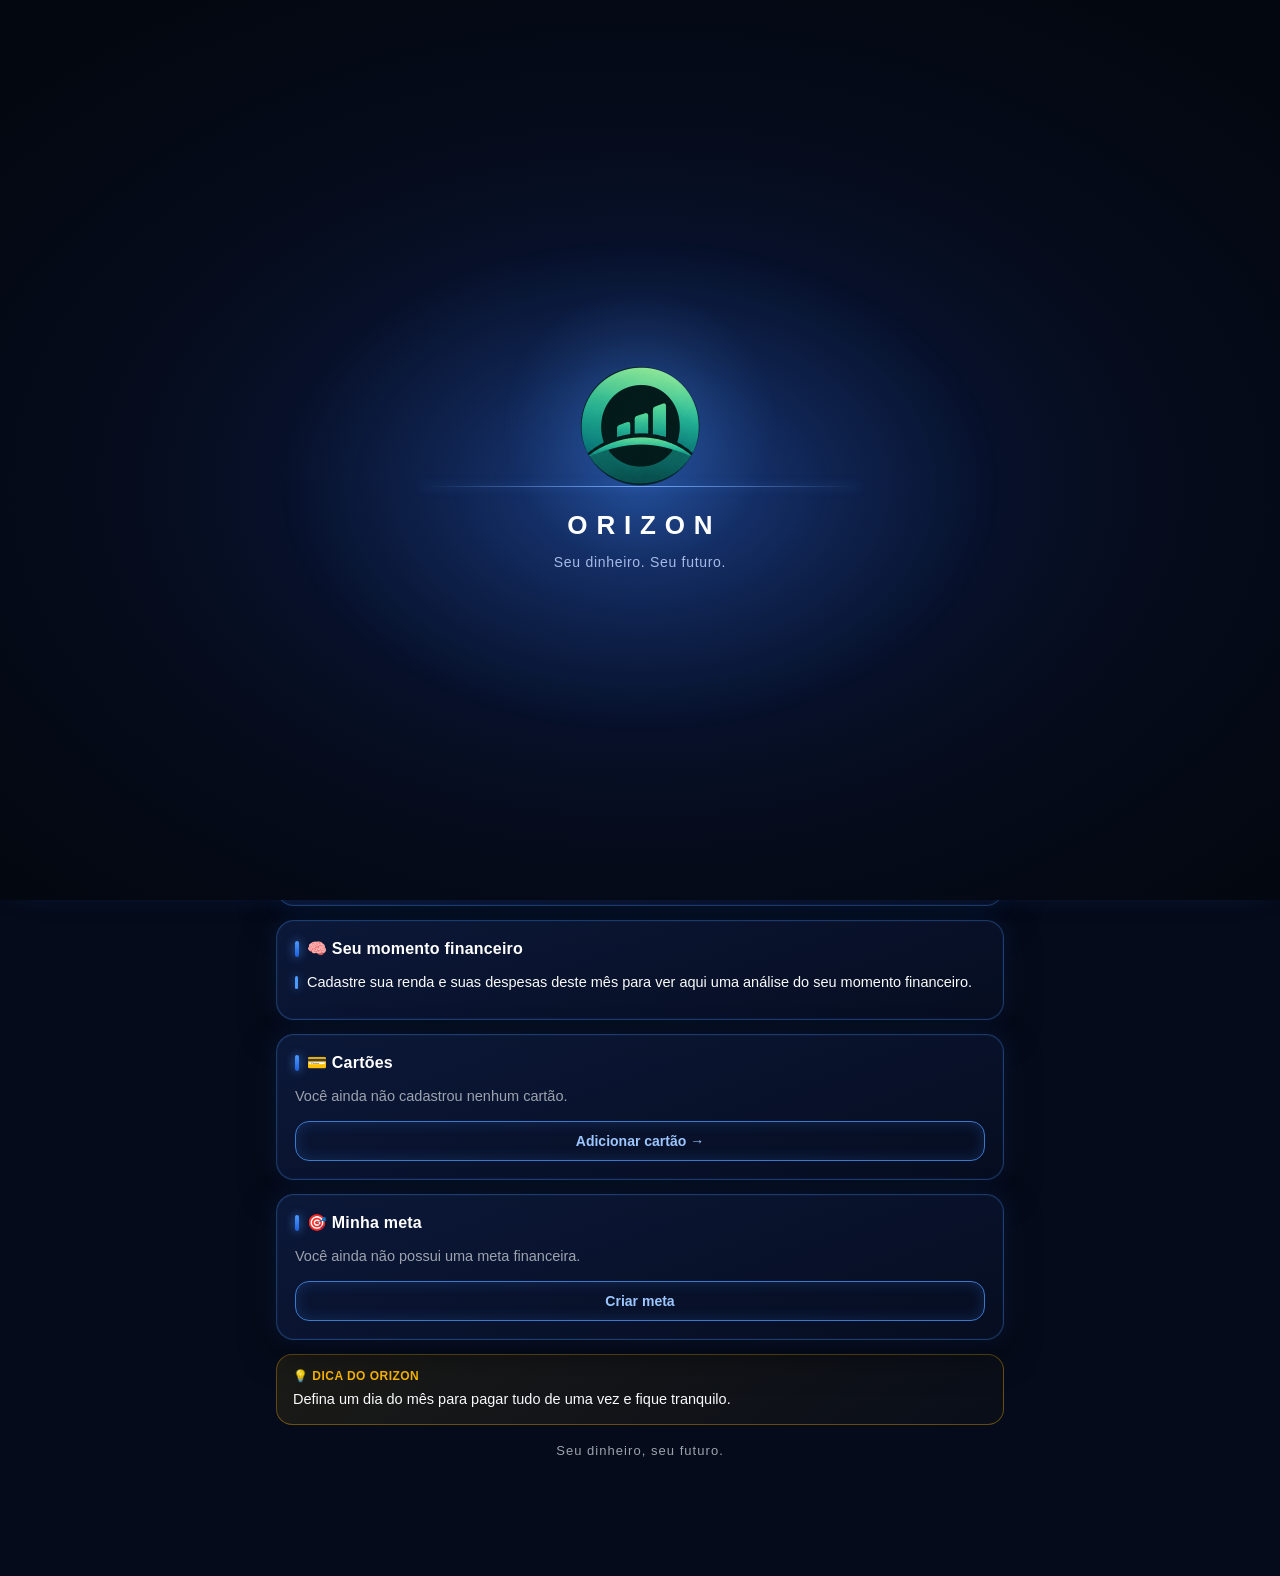
<file: index_source.html>
<!DOCTYPE html>
<html lang="pt-BR">
<head>
<meta charset="UTF-8">
<meta name="viewport" content="width=device-width, initial-scale=1.0, viewport-fit=cover">
<title>Orizon</title>
<link rel="manifest" href="manifest.json">
<link rel="icon" type="image/png" href="icon-96.png">
<link rel="apple-touch-icon" href="icon-192.png">
<meta name="theme-color" content="#050B1A">
<link rel="stylesheet" href="style.css">
</head>
<body>
<!-- ===================== ABERTURA (splash): horizonte → logo → ORIZON ===================== -->
<div class="sp" id="splash-orizon" aria-hidden="true">
  <div class="sp-luz"></div>
  <div class="sp-aura"></div>
  <div class="sp-sol"><img src="logo-emblema.png" alt="" width="240" height="240" decoding="async"></div>
  <div class="sp-linha"></div>
  <div class="sp-nome">ORIZON</div>
  <div class="sp-frase">Seu dinheiro. Seu futuro.</div>
</div>
<script>
(function(){
  var sp = document.getElementById("splash-orizon");
  if (!sp) return;
  try { if (JSON.parse(localStorage.getItem("controlefinanceiro_v1") || "{}").tema === "claro") sp.classList.add("sp-clara"); } catch(e){}
  document.body.classList.add("splash-ativa");
  var reduz = window.matchMedia && window.matchMedia("(prefers-reduced-motion: reduce)").matches;
  var sair = reduz ? 1200 : 2000, fim = reduz ? 1550 : 2450;
  setTimeout(function(){ sp.classList.add("sp-saindo"); document.body.classList.remove("splash-ativa"); }, sair);
  setTimeout(function(){ if (sp.parentNode) sp.parentNode.removeChild(sp); document.body.classList.remove("splash-ativa"); }, fim);
})();
</script>
<div class="fundo-neon" aria-hidden="true"></div>

<!-- ===================== PRIMEIRO ACESSO (boas-vindas em 3 passos) ===================== -->
<div id="tela-boas-vindas" class="tela-boas-vindas hidden">
  <div class="boas-vindas-conteudo">
    <div class="boas-vindas-logo">
      <img class="logo-img-grande" src="logo-orizon.png" alt="Orizon">
    </div>

    <div class="bv-passo" data-passo="1">
      <h1>Que bom ter você aqui! 💙</h1>
      <p>Obrigado por escolher o <strong>Orizon</strong>. Este é o seu cantinho para enxergar o dinheiro com clareza, sem estresse e no seu ritmo — e para transformar sonhos em metas que saem do papel.</p>
      <label class="bv-campo">Como posso te chamar?
        <input type="text" id="bv-nome" placeholder="Seu nome (opcional)" maxlength="30" autocomplete="given-name">
      </label>
      <button class="btn-primary" data-bv-proximo>Continuar</button>
    </div>

    <div class="bv-passo hidden" data-passo="2">
      <h1>Tudo começa do zero — e só é seu 🔒</h1>
      <p>Seus dados ficam guardados <strong>somente neste aparelho</strong>. Ninguém que receber o link do Orizon vê o que você lança, e você também não vê o de ninguém. Sem cadastro, sem senha, sem servidor.</p>
      <p class="boas-vindas-privacidade">Cada pessoa começa com um app limpo, só dela.</p>
      <button class="btn-primary" data-bv-proximo>Continuar</button>
      <button class="btn-primary-outline" data-bv-voltar>Voltar</button>
    </div>

    <div class="bv-passo hidden" data-passo="3">
      <h1>Um último passo importante 🛡️</h1>
      <p>Como tudo fica só no seu celular, se você trocar de aparelho, desinstalar o app ou limpar os dados do navegador, <strong>as informações se perdem</strong> — a não ser que exista um backup.</p>
      <div class="bv-dica">
        <strong>Faça seu backup logo que lançar os primeiros dados</strong>
        <span>Toque em ⚙️ no topo → <em>Criar backup</em>. Depois guarde o arquivo em um lugar de confiança: Google Drive, e-mail para você mesmo ou outro serviço de nuvem que você usa.</span>
      </div>
      <button class="btn-primary" id="btn-comecar">Entendi, vamos começar!</button>
      <input type="file" id="input-restaurar-inicial" accept=".json" class="hidden">
      <button class="btn-primary-outline" id="btn-restaurar-inicial">Já tenho um backup — restaurar</button>
    </div>

    <div class="bv-pontos" aria-hidden="true"><i class="ativo"></i><i></i><i></i></div>
  </div>
</div>

<!-- ===================== TOPO ===================== -->
<header class="topbar">
  <div class="topbar-left">
    <img class="logo-img" src="logo-emblema.png" alt="Orizon">
    <div class="logo-bloco">
      <span class="logo-text">Orizon</span>
      <span class="logo-tagline">Seu dinheiro, seu futuro</span>
    </div>
  </div>
  <div class="topbar-right">
    <button id="btn-tema" class="icon-btn" title="Alternar tema">🌙</button>
    <button id="btn-config" class="icon-btn" title="Configurações">⚙️</button>
  </div>
</header>

<!-- Faixa de aviso sugerindo fazer backup (aparece de vez em quando) -->
<div id="lembrete-backup" class="lembrete-backup hidden">
  <span>🛡️ Faça o backup dos seus dados e guarde num lugar de confiança.</span>
  <button id="lembrete-backup-agora" class="lembrete-backup-agora">Fazer agora</button>
  <button id="lembrete-backup-fechar" class="lembrete-backup-fechar">✕</button>
</div>

<!-- Faixa de alerta de contas a vencer (aparece no topo quando há algo vencendo em até 5 dias) -->
<div id="alerta-vencimento" class="alerta-vencimento hidden"></div>

<main id="app-main">

  <!-- ---------- PAINEL GERAL ---------- -->
  <section id="tab-painel" class="tab-content active">

    <!-- 1. Saudação -->
    <div class="home-header">
      <div class="home-header-texto">
        <h1 class="home-saudacao" id="home-saudacao">Olá 👋</h1>
        <span class="home-data" id="home-data"></span>
      </div>
      <button class="btn-voz-painel home-voz" id="btn-voz-painel" title="Registrar por voz" aria-label="Registrar por voz">🎤</button>
    </div>

    <!-- 2. Frase do dia (toque para ver a outra frase do dia) -->
    <div class="home-frase" id="home-frase" role="button" tabindex="0" aria-label="Frase do dia. Toque para ver outra.">
      <span class="home-rotulo">💡 Frase do dia</span>
      <p class="home-frase-texto" id="home-frase-texto"></p>
      <span class="home-frase-autor" id="home-frase-autor"></span>
    </div>

    <!-- 3. Resumo do mês atual -->
    <div class="home-secao-titulo">
      <h2 id="home-mes-titulo">📅 Mês</h2>
      <span>Seu mês até agora</span>
    </div>
    <div class="home-kpis">
      <div class="home-kpi home-kpi-verde"><span class="home-kpi-rotulo">🟢 Entradas</span><strong class="home-valor" id="home-entradas">R$ 0,00</strong></div>
      <div class="home-kpi home-kpi-vermelho"><span class="home-kpi-rotulo">🔴 Despesas</span><strong class="home-valor" id="home-despesas">R$ 0,00</strong></div>
      <div class="home-kpi home-kpi-azul"><span class="home-kpi-rotulo">🔵 Saldo</span><strong class="home-valor" id="home-saldo-kpi">R$ 0,00</strong></div>
      <div class="home-kpi home-kpi-roxo"><span class="home-kpi-rotulo">🟣 Economia</span><strong class="home-valor" id="home-economia">—</strong></div>
    </div>

    <!-- 4. Saldo do mês -->
    <div class="home-saldo" id="home-saldo">
      <button class="hero-olho" id="hero-olho" title="Mostrar/ocultar valores" aria-label="Mostrar ou ocultar valores">
        <svg viewBox="0 0 24 24" width="20" height="20" fill="none" stroke="currentColor" stroke-width="1.8" stroke-linecap="round" stroke-linejoin="round"><path d="M2 12s3.6-7 10-7 10 7 10 7-3.6 7-10 7S2 12 2 12z"/><circle cx="12" cy="12" r="3"/></svg>
      </button>
      <span class="home-rotulo">💰 Saldo do mês</span>
      <strong class="home-saldo-valor home-valor" id="home-saldo-valor">R$ 0,00</strong>
      <span class="home-saldo-status" id="home-saldo-status"></span>
    </div>

    <!-- 4b. Compras pendentes (cartão) -->
    <div class="card home-card home-pendentes" id="home-pendentes-card">
      <h2>🔔 Compras pendentes <span class="pend-badge hidden" id="pend-badge">0</span></h2>
      <div id="home-pendentes"></div>
    </div>

    <!-- 5. Atenção -->
    <div class="card home-card">
      <h2>🔔 Atenção</h2>
      <div id="home-atencao"></div>
    </div>

    <!-- 6. Seu momento financeiro -->
    <div class="card home-card">
      <h2>🧠 Seu momento financeiro</h2>
      <div id="home-momento" class="home-momento"></div>
    </div>

    <!-- 7. Cartões -->
    <div class="card home-card">
      <h2>💳 Cartões</h2>
      <div id="home-cartoes"></div>
    </div>

    <!-- 8. Meta -->
    <div class="card home-card">
      <h2>🎯 Minha meta</h2>
      <div id="home-meta"></div>
    </div>

    <!-- 9. Dica -->
    <div class="home-dica">
      <span class="home-rotulo">💡 Dica do ORIZON</span>
      <p id="home-dica-texto"></p>
    </div>

    <!-- 10. Mensagem final -->
    <p class="home-final" id="home-final"></p>

  </section>

  <!-- ---------- MÊS ---------- -->
  <section id="tab-mes" class="tab-content">

    <div class="meses-scroller-linha">
      <div class="meses-scroller" id="meses-scroller"></div>
      <button class="btn-formatar-mes" id="btn-formatar-mes" title="Formatar este mês">🗑️</button>
    </div>
    <p class="mes-titulo-ano" id="mes-titulo-ano"></p>

    <div class="card">
      <h2>Total do mês</h2>
      <canvas id="grafico-totais-mes" class="grafico-canvas" width="500" height="260"></canvas>
    </div>

    <div class="card">
      <h2>Cada despesa do mês</h2>
      <div class="grafico-scroll-wrap"><canvas id="grafico-despesas-individuais" class="grafico-canvas" width="500" height="230"></canvas></div>
    </div>

    <div class="card">
      <div class="kpi-grid">
        <div class="kpi">
          <span class="kpi-label">💰 Renda total</span>
          <span class="kpi-valor" id="mes-renda-total">R$ 0,00</span>
        </div>
        <div class="kpi">
          <span class="kpi-label">🧾 Despesas total</span>
          <span class="kpi-valor" id="mes-despesa-total">R$ 0,00</span>
          <span class="item-sub" id="mes-despesa-detalhe" style="font-size:11px;"></span>
        </div>
        <div class="kpi kpi-saldo" id="mes-saldo-container">
          <span class="kpi-label">Saldo</span>
          <span class="kpi-valor" id="mes-saldo">R$ 0,00</span>
        </div>
        <div class="kpi kpi-saldo kpi-destaque-suave">
          <span class="kpi-label">Saldo disponível (já descontando o que foi pago)</span>
          <span class="kpi-valor" id="mes-saldo-disponivel">R$ 0,00</span>
        </div>
      </div>
      <p class="alerta-limite hidden" id="mes-alerta-limite">🚨 Limite estourado! Suas despesas passaram da sua renda.</p>
    </div>

    <div class="card">
      <h2>Renda mensal</h2>
      <div id="renda-lista" class="lista-itens"></div>
      <button class="btn-primary-outline" id="btn-add-renda">+ Adicionar renda</button>
    </div>

    <div class="card">
      <h2>Contas a vencer</h2>
      <div id="contas-vencer-lista" class="lista-itens"></div>
    </div>

    <div class="card">
      <h2>Despesas pagas x pendentes</h2>
      <div class="kpi-grid kpi-grid-2">
        <div class="kpi">
          <span class="kpi-label">😄 Pagas</span>
          <span class="kpi-valor" id="mes-despesas-pagas">R$ 0,00</span>
        </div>
        <div class="kpi">
          <span class="kpi-label">😕 Pendentes</span>
          <span class="kpi-valor" id="mes-despesas-pendentes">R$ 0,00</span>
        </div>
      </div>
    </div>

    <div class="card">
      <h2>Despesas do mês</h2>
      <div class="campo-busca-wrap">
        <input type="text" id="despesas-busca" placeholder="🔎 Buscar por nome, categoria ou forma de pagamento...">
      </div>
      <div class="opcoes-limite filtros-rapidos" id="despesas-filtros">
        <button class="chip-opcao ativo" data-filtro="todas">Todas</button>
        <button class="chip-opcao" data-filtro="pagas">Pagas</button>
        <button class="chip-opcao" data-filtro="pendentes">Pendentes</button>
        <button class="chip-opcao" data-filtro="Pix">Pix</button>
        <button class="chip-opcao" data-filtro="Crédito">Crédito</button>
        <button class="chip-opcao" data-filtro="Boleto">Boleto</button>
        <button class="chip-opcao" data-filtro="Parcelado">Parceladas</button>
      </div>
      <div id="despesas-lista" class="lista-itens"></div>
      <button class="btn-primary-outline" id="btn-add-despesa">+ Adicionar despesa</button>
    </div>

    <div class="card">
      <h2>📅 Calendário financeiro</h2>
      <p class="config-desc" style="margin-bottom:12px;">Verde: tudo pago no dia. Vermelho: há pendência. Toque num dia para ver as despesas dele.</p>
      <div id="calendario-financeiro" class="calendario-financeiro"></div>
    </div>

    <div class="card">
      <h2>📈 Estatísticas</h2>
      <div class="kpi-grid" id="estatisticas-grid"></div>
    </div>

    <div class="card">
      <h2>🧠 Análise Automática</h2>
      <div id="analise-automatica-lista" class="analise-automatica-lista"></div>
    </div>

    <div class="card">
      <h2>💳 Cartões de crédito</h2>
      <p class="config-desc" style="margin-bottom:12px;">O total de cada cartão entra na soma de despesas do mês. Toque num cartão pra lançar o total do mês e as compras parceladas. Os cartões e limites são cadastrados na aba <strong>Cartões</strong>.</p>
      <div id="cartoes-lista" class="lista-itens"></div>
      <button class="btn-primary-outline" id="btn-add-cartao">+ Adicionar cartão só neste mês</button>
    </div>

    <div class="card">
      <h2>Despesas por categoria</h2>
      <canvas id="grafico-categorias" class="grafico-canvas" width="700" height="420"></canvas>
      <div id="categorias-legenda" class="categorias-legenda"></div>
    </div>

    <div class="card">
      <h2>Diagnóstico financeiro (regra 50/30/20)</h2>
      <div id="diagnostico-lista" class="diagnostico-lista"></div>
    </div>

    <div class="card" id="salario-card">
      <h2>💼 Salário e descontos <span class="sal-mes-tag" id="salario-card-mes"></span></h2>
      <p class="config-desc" style="margin-bottom:12px;">Calcule o líquido com triênio, faltas, extras e INSS. O valor aparece em <strong>Renda mensal</strong> lá em cima (travado) e só pode ser editado aqui. A passagem fica só aqui.</p>
      <div id="salario-lista" class="sal-lista"></div>
    </div>

  </section>

  <!-- ---------- METAS FINANCEIRAS ---------- -->
  <!-- ---------- CENTRAL DOS CARTÕES ---------- -->
  <section id="tab-cartoes" class="tab-content">
    <div class="card">
      <h2>💳 Cartões</h2>
      <p class="config-desc" style="margin-bottom:12px;">Central dos seus cartões de crédito e débito. O limite vale para todos os meses.</p>
      <div class="seg" id="cc-abas">
        <button type="button" data-tipo="credito" class="ativo">Crédito</button>
        <button type="button" data-tipo="debito">Débito</button>
      </div>
    </div>
    <div class="card" id="cc-resumo"></div>
    <button class="btn-primary" id="btn-cc-adicionar" style="margin-bottom:14px;">+ Adicionar cartão</button>
    <div class="card">
      <h2>Seus cartões</h2>
      <div id="cc-lista" class="lista-itens"></div>
      <button class="btn-primary-outline" id="btn-cc-ir-mes" style="margin-top:10px;">Lançar fatura no Mês →</button>
    </div>
    <div class="card hidden" id="cc-parceladas-card">
      <h2>📦 Compras parceladas</h2>
      <p class="config-desc" style="margin-bottom:10px;">Parcelas que ainda vão cair nos próximos meses — elas já estão reduzindo o seu limite.</p>
      <div id="cc-parceladas-lista" class="lista-itens"></div>
    </div>
  </section>

  <section id="tab-metas" class="tab-content">
    <div class="card">
      <h2>🎯 Metas financeiras</h2>
      <p class="config-desc" style="margin-bottom:14px;">Crie objetivos de economia, acompanhe o progresso e vá guardando dinheiro pra eles.</p>
      <button class="btn-primary" id="btn-nova-meta">+ Nova meta</button>
    </div>
    <div id="metas-lista"></div>
  </section>

  <!-- ---------- EVOLUÇÃO FINANCEIRA ---------- -->
  <section id="tab-evolucao" class="tab-content">
    <div class="card">
      <h2>📈 Patrimônio mês a mês</h2>
      <canvas id="grafico-evolucao" class="grafico-canvas" width="700" height="320"></canvas>
    </div>

    <p id="evolucao-sem-dados" class="lista-vazia hidden" style="padding:0 4px;">Cadastre renda e despesas em pelo menos um mês para ver sua evolução financeira aqui.</p>

    <div id="evolucao-resumo">
      <div class="card">
        <h2>Resumo do ano</h2>
        <div class="kpi-grid">
          <div class="kpi kpi-saldo">
            <span class="kpi-label">💎 Total economizado no ano</span>
            <span class="kpi-valor" id="evo-total-economizado">R$ 0,00</span>
          </div>
          <div class="kpi">
            <span class="kpi-label">🏆 Melhor mês</span>
            <span class="kpi-valor" id="evo-melhor-mes" style="font-size:15px;">—</span>
          </div>
          <div class="kpi">
            <span class="kpi-label">📉 Pior mês</span>
            <span class="kpi-valor" id="evo-pior-mes" style="font-size:15px;">—</span>
          </div>
          <div class="kpi">
            <span class="kpi-label">🧾 Média de gastos</span>
            <span class="kpi-valor" id="evo-media-gastos" style="font-size:16px;">R$ 0,00</span>
          </div>
          <div class="kpi">
            <span class="kpi-label">💰 Média de renda</span>
            <span class="kpi-valor" id="evo-media-renda" style="font-size:16px;">R$ 0,00</span>
          </div>
          <div class="kpi kpi-saldo">
            <span class="kpi-label">📊 Crescimento desde o 1º mês com dados</span>
            <span class="kpi-valor" id="evo-crescimento">—</span>
          </div>
        </div>
      </div>
    </div>
  
    <div class="card">
      <h2>📊 Renda x Despesas por mês</h2>
      <canvas id="grafico-anual" class="grafico-canvas" width="700" height="360"></canvas>
    </div>

    <div class="card">
      <h2>🗓️ Tabela de controle anual</h2>
      <div id="tabela-anual" class="tabela-anual"></div>
    </div>
  </section>

</main>

<!-- ===================== NAVEGAÇÃO INFERIOR ===================== -->
<nav class="bottom-nav">
  <button class="nav-item active" data-tab="tab-painel">
    <span class="nav-icon"><svg viewBox="0 0 24 24" width="24" height="24" fill="none" stroke="currentColor" stroke-width="1.8" stroke-linecap="round" stroke-linejoin="round"><path d="M3 11.5 12 4l9 7.5"/><path d="M5.5 10.5V20h13v-9.5"/><path d="M10 20v-5h4v5"/></svg></span><span>Painel</span>
  </button>
  <button class="nav-item" data-tab="tab-mes">
    <span class="nav-icon"><svg viewBox="0 0 24 24" width="24" height="24" fill="none" stroke="currentColor" stroke-width="1.8" stroke-linecap="round" stroke-linejoin="round"><rect x="3.5" y="5" width="17" height="15.5" rx="2.5"/><path d="M3.5 10h17"/><path d="M8 3v4M16 3v4"/><circle cx="8.5" cy="14" r=".9" fill="currentColor"/><circle cx="12" cy="14" r=".9" fill="currentColor"/><circle cx="15.5" cy="14" r=".9" fill="currentColor"/></svg></span><span>Mês</span>
  </button>
  <button class="nav-item" data-tab="tab-cartoes">
    <span class="nav-icon"><svg viewBox="0 0 24 24" width="24" height="24" fill="none" stroke="currentColor" stroke-width="1.8" stroke-linecap="round" stroke-linejoin="round"><rect x="2.8" y="5.5" width="18.4" height="13" rx="2.5"/><path d="M2.8 10h18.4"/><path d="M6.5 15h3"/></svg></span><span>Cartões</span>
  </button>
  <button class="nav-item" data-tab="tab-metas">
    <span class="nav-icon"><svg viewBox="0 0 24 24" width="24" height="24" fill="none" stroke="currentColor" stroke-width="1.8" stroke-linecap="round" stroke-linejoin="round"><circle cx="12" cy="12" r="9"/><circle cx="12" cy="12" r="5"/><circle cx="12" cy="12" r="1.2" fill="currentColor"/><path d="m12 12 7-7"/></svg></span><span>Metas</span>
  </button>
  <button class="nav-item" data-tab="tab-evolucao">
    <span class="nav-icon"><svg viewBox="0 0 24 24" width="24" height="24" fill="none" stroke="currentColor" stroke-width="1.8" stroke-linecap="round" stroke-linejoin="round"><path d="m3 17 6-6 4 4 8-8"/><path d="M15 7h6v6"/></svg></span><span>Evolução</span>
  </button>
</nav>

<!-- ===================== MODAL: RENDA ===================== -->
<div class="modal-overlay hidden" id="modal-renda">
  <div class="modal">
    <h3>Adicionar renda</h3>
    <label>Descrição
      <div class="campo-com-botao">
        <input type="text" id="renda-descricao" placeholder="Ex: Salário">
        <button type="button" class="btn-microfone" id="btn-microfone-renda" title="Ditar por voz">🎤</button>
      </div>
    </label>
    <label>Valor (R$)<input type="number" id="renda-valor" min="0" step="0.01" placeholder="0,00"></label>
    <div class="modal-actions">
      <button class="btn-secondary" id="renda-cancelar">Cancelar</button>
      <button class="btn-primary" id="renda-confirmar">Adicionar</button>
    </div>
  </div>
</div>

<!-- ===================== MODAL: DESPESA ===================== -->
<div class="modal-overlay hidden" id="modal-despesa">
  <div class="modal">
    <h3 id="despesa-modal-titulo">Adicionar despesa</h3>
    <label>Descrição
      <div class="campo-com-botao">
        <input type="text" id="despesa-descricao" placeholder="Ex: Conta de luz">
        <button type="button" class="btn-microfone" id="btn-microfone-despesa" title="Ditar por voz">🎤</button>
      </div>
    </label>
    <label>Foto/ícone (opcional)
      <div class="campo-icone-opcional">
        <img id="despesa-icone-preview" class="icone-preview hidden" alt="">
        <input type="file" id="despesa-icone-input" accept="image/*" class="hidden">
        <button type="button" class="btn-primary-outline" id="btn-escolher-icone">📷 Escolher foto</button>
        <button type="button" class="btn-secondary hidden" id="btn-remover-icone">Remover</button>
      </div>
    </label>
    <label>Valor (R$)<input type="number" id="despesa-valor" min="0" step="0.01" placeholder="0,00"></label>
    <label>Vencimento<input type="date" id="despesa-vencimento"></label>
    <label>Categoria
      <select id="despesa-categoria"></select>
    </label>
    <label>Forma de pagamento
      <select id="despesa-pagamento">
        <option>Pix</option>
        <option>Á vista</option>
        <option>Crédito</option>
        <option>Boleto</option>
        <option>Transferência</option>
        <option>Parcelado</option>
      </select>
    </label>
    <label id="label-parcelas" class="hidden">Quantidade de parcelas<input type="number" id="despesa-parcelas" min="2" step="1" placeholder="2"></label>
    <div class="linha-toggle linha-recorrencia-cartao">
      <span>🔁 Repetir no mês seguinte?</span>
      <label class="switch"><input type="checkbox" id="despesa-recorrencia"><span class="slider"></span></label>
    </div>
    <p class="config-desc hidden" id="despesa-recorrencia-aviso" style="margin:0;"></p>
    <p class="backup-info" style="margin:0;">Ao ligar, a conta aparece no próximo mês, pendente e 100% editável. Lá você decide se ela continua.</p>
    <div class="linha-toggle">
      <span>Já foi paga?</span>
      <label class="switch"><input type="checkbox" id="despesa-paga"><span class="slider"></span></label>
    </div>
    <div class="modal-actions">
      <button class="btn-secondary" id="despesa-cancelar">Cancelar</button>
      <button class="btn-primary" id="despesa-confirmar">Adicionar</button>
    </div>
  </div>
</div>

<!-- ===================== MODAL: BACKUP ===================== -->
<!-- ===================== MODAL: NOVO CARTÃO ===================== -->
<div class="modal-overlay hidden" id="modal-cartao">
  <div class="modal">
    <h3 id="cartao-modal-titulo">Adicionar cartão</h3>
    <label>Nome do cartão
      <div class="campo-com-botao">
        <input type="text" id="cartao-nome" placeholder="Ex: Nubank, Inter...">
        <button type="button" class="btn-microfone" id="btn-microfone-cartao" title="Ditar por voz">🎤</button>
      </div>
    </label>
    <label>Foto/ícone (opcional)
      <div class="campo-icone-opcional">
        <img id="cartao-icone-preview" class="icone-preview hidden" alt="">
        <input type="file" id="cartao-icone-input" accept="image/*" class="hidden">
        <button type="button" class="btn-primary-outline" id="btn-escolher-icone-cartao">📷 Escolher foto</button>
        <button type="button" class="btn-secondary hidden" id="btn-remover-icone-cartao">Remover</button>
      </div>
    </label>
    <label>Qual é o limite total do cartão? (R$)
      <input type="number" id="cartao-limite" inputmode="decimal" min="0" step="0.01" placeholder="Ex: 5000">
    </label>
    <label>Quanto tem disponível para uso agora? (R$)
      <input type="number" id="cartao-disponivel" inputmode="decimal" min="0" step="0.01" placeholder="Em branco = limite inteiro">
    </label>
    <p class="backup-info" style="margin:0;">Esse disponível é só o ponto de partida: a cada gasto lançado ele vai diminuindo.</p>
    <div class="linha-dupla">
      <label>Dia do fechamento<input type="number" id="cartao-fechamento" min="1" max="31" placeholder="Ex: 20"></label>
      <label>Dia do vencimento<input type="number" id="cartao-vencimento-dia" min="1" max="31" placeholder="Ex: 27"></label>
    </div>
    <div class="linha-toggle">
      <span>🔁 Repetir este cartão no mês seguinte?</span>
      <label class="switch"><input type="checkbox" id="cartao-recorrencia"><span class="slider"></span></label>
    </div>
    <p class="backup-info" style="margin:0;">Ao ligar, o cartão aparece no próximo mês já com o que sobrar do disponível. Lá você decide se ele continua.</p>
    <div class="modal-actions">
      <button class="btn-secondary" id="cartao-cancelar">Cancelar</button>
      <button class="btn-primary" id="cartao-confirmar">Adicionar</button>
    </div>
  </div>
</div>

<!-- ===================== MODAL: COMPRA DE CARTÃO (confirmação) ===================== -->
<div class="modal-overlay hidden" id="modal-compra-pendente">
  <div class="modal pc-modal">
    <h3 id="pc-titulo">💳 Nova compra identificada</h3>
    <p class="pc-origem" id="pc-origem"></p>
    <p class="pc-aviso hidden" id="pc-aviso"></p>
    <p class="pc-banco" id="pc-banco-txt"></p>

    <label>Cartão<select id="pc-cartao"></select></label>
    <label>Estabelecimento<input type="text" id="pc-estab" placeholder="Ex: Mercado XYZ" maxlength="60"></label>
    <div class="linha-dupla">
      <label>Valor total (R$)<input type="number" id="pc-valor" inputmode="decimal" min="0" step="0.01" placeholder="0,00"></label>
      <label>Parcelas<input type="number" id="pc-parcelas" inputmode="numeric" min="1" max="48" placeholder="1"></label>
    </div>
    <div class="linha-dupla">
      <label>Data da compra<input type="date" id="pc-data"></label>
      <label>Horário<input type="time" id="pc-hora"></label>
    </div>
    <label>Categoria<select id="pc-categoria"></select></label>

    <div class="pc-fatura-box">
      <div id="pc-sugestao"></div>
      <label>📅 Em qual fatura essa compra deve entrar?<select id="pc-fatura"></select></label>
    </div>
    <div class="pc-conf" id="pc-conferencia"></div>
    <p class="pc-limite" id="pc-limite"></p>
    <p class="pc-erro" id="pc-erro" role="alert"></p>

    <div class="modal-actions pc-acoes">
      <button class="btn-primary" id="pc-confirmar" type="button">✓ Confirmar lançamento</button>
      <button class="btn-secondary" id="pc-ignorar" type="button">Ignorar compra</button>
      <button class="btn-secondary" id="pc-fechar" type="button">Fechar</button>
    </div>
  </div>
</div>

<!-- ===================== MODAL: LISTA DE COMPRAS PENDENTES ===================== -->
<div class="modal-overlay hidden" id="modal-compras-pendentes">
  <div class="modal">
    <h3>🔔 Compras pendentes</h3>
    <div id="pc-lista"></div>
    <div id="pc-recentes"></div>
    <div class="modal-actions"><button class="btn-secondary" id="pc-lista-fechar" type="button">Fechar</button></div>
  </div>
</div>

<!-- confirmação visual depois de lançar -->
<div class="compra-lancada hidden" id="compra-lancada" role="status" aria-live="polite"></div>

<!-- ===================== MODAL: DETALHE DO CARTÃO ===================== -->
<div class="modal-overlay hidden" id="modal-cartao-detalhe">
  <div class="modal">
    <h3 id="cartao-detalhe-nome">Cartão</h3>

    <div class="linha-dupla">
      <label>Limite total (R$)<input type="number" id="cartao-detalhe-limite" inputmode="decimal" min="0" step="0.01" placeholder="0,00"></label>
      <label>Disponível no início do mês<input type="number" id="cartao-detalhe-disponivel" inputmode="decimal" min="0" step="0.01" placeholder="0,00"></label>
    </div>
    <div class="linha-dupla">
      <label>Dia do fechamento<input type="number" id="cartao-detalhe-fechamento" min="1" max="31" placeholder="Ex: 20"></label>
      <label>Dia do vencimento<input type="number" id="cartao-detalhe-vencimento" min="1" max="31" placeholder="Ex: 27"></label>
    </div>
    <p class="cartao-disponivel-modal" id="cartao-limite-disponivel-exibido">Informe o limite acima para acompanhar quanto ainda dá pra usar.</p>

    <div class="opcoes-limite" style="flex-wrap:wrap;">
      <button class="chip-opcao" data-modo="itens">Compra a compra</button>
      <button class="chip-opcao" data-modo="semana">Total da semana</button>
      <button class="chip-opcao" data-modo="total">Total do mês</button>
    </div>

    <div id="cartao-modo-itens">
      <div id="cartao-compras-lista" class="lista-itens"></div>
      <div class="linha-toggle" style="gap:8px;">
        <input type="text" id="compra-descricao" placeholder="Descrição da compra" style="flex:2;">
        <input type="number" id="compra-valor" placeholder="R$" min="0" step="0.01" style="flex:1;">
        <button type="button" class="btn-microfone" id="btn-microfone-compra" title="Ditar por voz">🎤</button>
      </div>
      <div class="linha-parcelas-compra">
        <label>Parcelas<input type="number" id="compra-parcelas" min="1" max="12" inputmode="numeric" placeholder="1"></label>
        <p class="backup-info" style="margin:0;">Parcelado? Informe o valor <strong>total</strong> e o nº de parcelas: cada parcela cai num mês seguinte e já reduz o limite desde agora.</p>
      </div>
      <button class="btn-primary-outline" id="btn-add-compra">+ Adicionar compra</button>
    </div>

    <div id="cartao-modo-semana" class="hidden">
      <p class="backup-info" style="margin:0 0 8px;">Some tudo o que gastou em cada semana e lance só o total dela.</p>
      <div id="cartao-semanas-lista" class="lista-itens"></div>
    </div>

    <div id="cartao-modo-total" class="hidden">
      <label>Valor total do mês / fatura (R$)<input type="number" id="cartao-total-manual" min="0" step="0.01" placeholder="0,00"></label>
    </div>

    <p class="backup-info" id="cartao-total-exibido">Total: R$ 0,00</p>

    <div class="linha-toggle">
      <span>✅ Fatura já paga neste mês? <small class="nota-limite-liberado">(libera o limite)</small></span>
      <label class="switch"><input type="checkbox" id="cartao-detalhe-paga"><span class="slider"></span></label>
    </div>
    <div class="linha-toggle">
      <span>🔁 Repetir no mês seguinte?</span>
      <label class="switch"><input type="checkbox" id="cartao-detalhe-recorrencia"><span class="slider"></span></label>
    </div>

    <div class="modal-actions">
      <button class="btn-danger-outline" id="btn-remover-cartao" style="width:auto; padding:10px 16px;">🗑️ Remover cartão</button>
      <button class="btn-secondary" id="cartao-detalhe-fechar">Fechar</button>
    </div>
  </div>
</div>

<!-- ===================== MODAL: CONFIGURAÇÕES ===================== -->
<!-- ===================== MODAL: CARTÃO DA CENTRAL ===================== -->
<div class="modal-overlay hidden" id="modal-cartao-central">
  <div class="modal">
    <h3 id="cc-modal-titulo">Adicionar cartão</h3>
    <div class="seg" id="cc-tipo-seg">
      <button type="button" data-tipo="credito" class="ativo">Crédito</button>
      <button type="button" data-tipo="debito">Débito</button>
    </div>
    <p class="backup-info hidden" id="cc-tipo-fixo" style="margin:0;"></p>

    <div class="cc-preview-linha"><span id="cc-logo-previa"></span><div style="flex:1;">
      <label>Nome do cartão<input type="text" id="cc-nome" placeholder="Ex: Nubank Ultravioleta"></label></div></div>

    <label>Escolha o banco
      <input type="text" id="cc-busca-banco" placeholder="🔍 Pesquisar banco...">
    </label>
    <div class="cc-bancos" id="cc-bancos"></div>
    <button type="button" class="btn-secondary" id="btn-cc-outro" style="width:100%;">Outro banco (digitar o nome)</button>

    <label>Foto do cartão (opcional)
      <div class="campo-icone-opcional">
        <input type="file" id="cc-foto-input" accept="image/*" class="hidden">
        <button type="button" class="btn-primary-outline" id="btn-cc-foto">📷 Escolher foto</button>
        <button type="button" class="btn-secondary hidden" id="btn-cc-remover-foto">Remover</button>
      </div>
    </label>

    <div id="cc-bloco-credito">
      <label>Limite total do cartão (R$)
        <input type="number" id="cc-limite" inputmode="decimal" min="0" step="0.01" placeholder="Ex: 2500">
      </label>
      <label>Limite adicional do Pix no crédito (opcional)
        <input type="number" id="cc-limite-adicional" inputmode="decimal" min="0" step="0.01" placeholder="Ex: Nubank 272,83">
      </label>
      <p class="backup-info" style="margin:0;">Se o banco te dá um limite extra só para Pix no crédito, digite aqui. Ele soma ao limite normal.</p>
      <label>Disponível agora (R$)
        <input type="number" id="cc-disponivel" inputmode="decimal" min="0" step="0.01" placeholder="Em branco = limite inteiro">
      </label>
      <p class="backup-info" id="cc-disponivel-dica" style="margin:0;"></p>
      <div class="linha-dupla">
        <label>Dia do fechamento<input type="number" id="cc-fechamento" min="1" max="31" placeholder="Ex: 5"></label>
        <label>Dia do vencimento<input type="number" id="cc-vencimento" min="1" max="31" placeholder="Ex: 12"></label>
      </div>
    </div>

    <div id="cc-faturas-bloco" class="hidden">
      <h4 class="cc-sub-titulo">Faturas mês a mês</h4>
      <p class="cartao-disponivel-modal" id="cc-faturas-resumo"></p>
      <p class="backup-info" style="margin:0 0 6px;">Marque como paga quando pagar a fatura: o valor volta para o limite. O total de cada mês você lança na aba Mês.</p>
      <div id="cc-faturas-lista"></div>
    </div>

    <div class="modal-actions">
      <button class="btn-danger-outline hidden" id="btn-cc-excluir" style="width:auto; padding:10px 14px;">🗑️ Excluir</button>
      <button class="btn-secondary" id="cc-cancelar">Cancelar</button>
      <button class="btn-primary" id="cc-salvar">Salvar</button>
    </div>
  </div>
</div>

<div class="modal-overlay hidden" id="modal-configuracoes">
  <div class="modal modal-config">
    <h3>⚙️ Configurações</h3>

    <!-- --- Dados e Backup --- -->
    <div class="config-secao">
      <h4>💾 Dados e Backup</h4>
      <p class="backup-desc">
        Tudo que você preenche fica salvo só neste aparelho. Se trocar de celular, desinstalar o
        app ou limpar os dados do navegador, essas informações são perdidas — <strong>a menos que
        você tenha um backup</strong>.
      </p>
      <p class="backup-info" id="backup-ultima-info">Você ainda não fez nenhum backup.</p>
      <button class="btn-primary-outline" id="btn-exportar-backup">💾 Criar backup</button>
      <input type="file" id="input-importar-backup" accept=".json" class="hidden">
      <button class="btn-primary-outline" id="btn-importar-backup">📂 Restaurar backup</button>
      <button class="btn-danger-outline" id="btn-apagar-tudo">🗑️ Apagar todos os dados</button>
    </div>

    <!-- --- Notificações --- -->
    <div class="config-secao">
      <h4>🔔 Notificações</h4>
      <div class="linha-toggle">
        <span>Notificações</span>
        <label class="switch"><input type="checkbox" id="cfg-notif-ativado"><span class="slider"></span></label>
      </div>
      <p class="config-subtitulo">Avisar sobre contas:</p>
      <label class="linha-checkbox"><input type="checkbox" id="cfg-dias-5"> 5 dias antes</label>
      <label class="linha-checkbox"><input type="checkbox" id="cfg-dias-3"> 3 dias antes</label>
      <label class="linha-checkbox"><input type="checkbox" id="cfg-dias-1"> 1 dia antes</label>
      <label class="linha-checkbox"><input type="checkbox" id="cfg-dias-0"> No dia do vencimento</label>
      <div class="linha-toggle">
        <span>🔊 Som</span>
        <label class="switch"><input type="checkbox" id="cfg-notif-som"><span class="slider"></span></label>
      </div>
      <div class="linha-toggle">
        <span>📳 Vibração</span>
        <label class="switch"><input type="checkbox" id="cfg-notif-vibracao"><span class="slider"></span></label>
      </div>
    </div>

    <!-- --- Personalização --- -->
    <div class="config-secao">
      <h4>👋 Mensagem de saudação</h4>
      <label>Seu nome (opcional)<input type="text" id="cfg-nome-usuario" placeholder="Como você quer ser chamado?"></label>
      <p class="config-subtitulo">Estilo das mensagens:</p>
      <div class="opcoes-limite" style="flex-wrap:wrap;">
        <button class="chip-opcao" data-estilo="padrao">Padrão</button>
        <button class="chip-opcao" data-estilo="animado">Animado</button>
        <button class="chip-opcao" data-estilo="divertido">Divertido</button>
        <button class="chip-opcao" data-estilo="piadista">Piadista</button>
        <button class="chip-opcao" data-estilo="bravo">Rabugento</button>
      </div>
    </div>

    <!-- --- Alertas financeiros --- -->
    <div class="config-secao">
      <h4>📊 Alertas financeiros</h4>
      <div class="linha-toggle">
        <span>Alertar sobre uso da renda</span>
        <label class="switch"><input type="checkbox" id="cfg-alerta-ativado"><span class="slider"></span></label>
      </div>
      <p class="config-subtitulo">Alertar quando despesas atingirem:</p>
      <div class="opcoes-limite">
        <button class="chip-opcao" data-limite="80">80%</button>
        <button class="chip-opcao" data-limite="90">90%</button>
        <button class="chip-opcao" data-limite="100">100%</button>
      </div>
    </div>

    <!-- --- Compras do cartão --- -->
    <div class="config-secao">
      <h4>💳 Compras do cartão</h4>
      <p class="config-subtitulo" id="cfg-compras-status"></p>
      <p class="config-subtitulo">Compras detectadas ficam <b>pendentes</b> até você confirmar a fatura. No app Android, ao abrir o Orizon ele também confere as notificações de compra que já estão na barra do celular. O Orizon só usa o texto da notificação de compra (valor, local e data): nunca pede senha, token, nem entra no app do banco, e nada é enviado a terceiros.</p>
      <button class="btn-primary-outline hidden" id="cfg-android-permissao" type="button" style="margin-bottom:8px;">🔔 Autorizar leitura das notificações de compra</button>
      <button class="btn-primary-outline" id="cfg-compra-manual" type="button">＋ Registrar compra manualmente</button>
      <button class="btn-primary-outline" id="cfg-compra-teste" type="button" style="margin-top:8px;">🧪 Simular compra (teste)</button>
    </div>

    <div class="modal-actions">
      <button class="btn-secondary" id="config-fechar">Fechar</button>
    </div>
  </div>
</div>

<!-- ===================== MODAL: NOVA/EDITAR META ===================== -->
<div class="modal-overlay hidden" id="modal-meta">
  <div class="modal">
    <h3 id="meta-modal-titulo">Nova meta</h3>
    <label>Nome da meta
      <div class="campo-com-botao">
        <input type="text" id="meta-nome" placeholder="Ex: Reserva de emergência">
        <button type="button" class="btn-microfone" id="btn-microfone-meta" title="Ditar por voz">🎤</button>
      </div>
    </label>
    <label>Valor desejado (R$)<input type="number" id="meta-valor-desejado" min="0" step="0.01" placeholder="0,00"></label>
    <label>Valor já guardado (R$)<input type="number" id="meta-valor-guardado" min="0" step="0.01" placeholder="0,00"></label>
    <label>Data alvo (opcional)<input type="date" id="meta-data"></label>
    <div class="modal-actions">
      <button class="btn-secondary" id="meta-cancelar">Cancelar</button>
      <button class="btn-primary" id="meta-confirmar">Salvar</button>
    </div>
  </div>
</div>

<!-- ===================== MODAL: CONFIRMAÇÃO ELEGANTE ===================== -->
<div class="modal-overlay hidden" id="modal-confirmacao">
  <div class="modal modal-confirmacao">
    <h3 id="confirmacao-titulo">⚠️ Confirmar ação</h3>
    <p id="confirmacao-mensagem" class="config-desc"></p>
    <div class="modal-actions">
      <button class="btn-secondary" id="confirmacao-cancelar">Cancelar</button>
      <button class="btn-danger-outline" id="confirmacao-confirmar" style="width:auto; padding:10px 20px;">Confirmar</button>
    </div>
  </div>
</div>

<!-- ===================== MODAL: DESPESAS DE UM DIA (calendário) ===================== -->
<div class="modal-overlay hidden" id="modal-calendario-dia">
  <div class="modal">
    <h3 id="calendario-dia-titulo">Despesas do dia</h3>
    <div id="calendario-dia-lista" class="lista-itens"></div>
    <div class="modal-actions">
      <button class="btn-secondary" id="calendario-dia-fechar">Fechar</button>
    </div>
  </div>
</div>

<!-- ===================== ALERTA VERMELHO: CONTA VENCENDO (amanhã / hoje) ===================== -->
<div class="alerta-tela hidden" id="alerta-tela" role="alertdialog" aria-modal="true" aria-labelledby="alerta-tela-titulo">
  <div class="alerta-tela-caixa">
    <div class="alerta-tela-sirene" aria-hidden="true">🚨</div>
    <h3 id="alerta-tela-titulo">Atenção: conta vencendo!</h3>
    <p class="alerta-tela-sub" id="alerta-tela-sub"></p>
    <div id="alerta-tela-lista" class="alerta-tela-lista"></div>
    <button class="alerta-tela-fechar" id="alerta-tela-fechar">Entendi</button>
  </div>
</div>

<div id="toast" class="toast hidden"></div>

<script src="dicionario-categorias.js"></script>
<script src="bancos.js"></script>
<script src="estado.js"></script>
<script src="graficos.js"></script>
<script src="personagem.js"></script>
<script src="despesas.js"></script>
<script src="notificacoes.js"></script>
<script src="backup.js"></script>
<script src="configuracoes.js"></script>
<script src="onboarding.js"></script>
<script src="cartoes.js"></script>
<script src="cartoes-central.js"></script>
<script src="saudacao.js"></script>
<script src="frases.js"></script>
<script src="home.js"></script>
<script src="compras-pendentes.js"></script>
<script src="ui-premium.js"></script>
<script src="metas.js"></script>
<script src="evolucao.js"></script>
<script src="calendario.js"></script>
<script src="analise.js"></script>
<script src="salario.js"></script>
<script src="tutorial.js"></script>
<script src="script.js"></script>

<script>
if ("serviceWorker" in navigator && (location.protocol === "https:" || location.hostname === "localhost")) {
  window.addEventListener("load", () => {
    navigator.serviceWorker.register("./sw.js").catch((e) => console.warn("Service Worker não registrado:", e));
  });
}
</script>
</body>
</html>
</file>
<file: style.css>
/* ============================================================
   Controle Financeiro — Identidade visual premium
   Preto-azulado #0A0E1A · Azul premium #3B82F6 · Verde #10B981 · Vermelho #EF4444
   ============================================================ */

:root{
  --grafite: #050B1A;
  --grafite-2: #0B1530;
  --dourado: #4C9BFF;
  --dourado-suave: rgba(59,130,246,0.18);
  --verde: #19E3A0;
  --verde-suave: rgba(25,227,160,0.13);
  --vermelho: #FF5A72;
  --vermelho-suave: rgba(255,90,114,0.14);
  --ambar: #FFB800;
  --ambar-suave: rgba(255,184,0,0.15);
  --branco-gelo: #F9FAFB;
  --cinza: #374151;
  --cinza-claro: #9CA3AF;
  --borda: rgba(96,150,255,0.22);
  --sombra: 0 10px 28px rgba(0,0,0,0.5);
  --sombra-flutuante: 0 16px 40px rgba(0,0,0,0.55), 0 2px 8px rgba(59,130,246,0.12);
  --radius: 18px;
  --transicao: 200ms ease;

  --bg: var(--grafite);
  --bg-card: var(--grafite-2);
  --texto: var(--branco-gelo);
  --texto-secundario: var(--cinza-claro);
}

html.tema-claro, body.tema-claro{
  --bg: #EAF0FA;
  --bg-card: #FFFFFF;
  --texto: #0F172A;
  --texto-secundario: #475569;
  --borda: rgba(37,99,235,0.18);
  --dourado: #2563EB;
  --dourado-suave: rgba(37,99,235,0.10);
  --verde: #047857;
  --verde-suave: rgba(4,120,87,0.10);
  --vermelho: #DC2626;
  --vermelho-suave: rgba(220,38,38,0.09);
  --ambar: #B45309;
  --ambar-suave: rgba(245,158,11,0.16);
  --cinza: #CBD5E1;
  --sombra: 0 8px 20px rgba(17,24,39,0.08);
  --sombra-flutuante: 0 10px 24px rgba(17,24,39,0.12), 0 2px 6px rgba(59,130,246,0.08);
}

*{ box-sizing: border-box; }
html, body{ margin:0; padding:0; height:100%; background: var(--bg); color: var(--texto);
  font-family: 'Segoe UI', -apple-system, BlinkMacSystemFont, Roboto, Arial, sans-serif;
  transition: background var(--transicao), color var(--transicao); }
.hidden{ display:none !important; }

/* ===================== TOPBAR ===================== */
.topbar{ position: sticky; top:0; z-index: 50; display:flex; align-items:center; justify-content:space-between;
  padding: 12px 16px; background: var(--bg-card); border-bottom: 1px solid var(--borda); transition: background var(--transicao), backdrop-filter var(--transicao), box-shadow var(--transicao); }
.topbar.rolado{ background: rgba(18,26,44,0.72); backdrop-filter: blur(14px); -webkit-backdrop-filter: blur(14px); box-shadow: 0 8px 24px rgba(0,0,0,0.4); }
body.tema-claro .topbar.rolado{ background: rgba(255,255,255,0.72); box-shadow: 0 8px 20px rgba(17,24,39,0.12); }
body.tema-claro .kpi{ box-shadow: 0 6px 16px rgba(17,24,39,0.10); }
body.tema-claro .bottom-nav{ box-shadow: 0 -8px 20px rgba(17,24,39,0.10); }
.topbar-left{ display:flex; align-items:center; gap:8px; }
.logo-dot{ font-size:16px; line-height:1; display:inline-block; animation: pulsarLogo 2.2s ease-in-out infinite; filter: drop-shadow(0 0 5px rgba(59,130,246,0.6)); }
.logo-text{ font-weight:700; font-size:15px; letter-spacing:0.2px; }
.logo-text .accent{ color: var(--dourado); }
@keyframes pulsarLogo{
  0%, 100% { transform: scale(1) rotate(0deg); }
  50% { transform: scale(1.18) rotate(-6deg); }
}
.topbar-right{ display:flex; gap:6px; }
.icon-btn{ background:transparent; border:none; color:var(--texto); font-size:16px; padding:8px; border-radius:10px; cursor:pointer;
  transition: background var(--transicao); }
.icon-btn:hover{ background: var(--dourado-suave); }

/* ===================== ALERTA DE VENCIMENTO ===================== */
.alerta-vencimento{
  background: rgba(239,68,68,0.22); color: #FCA5A5;
  backdrop-filter: blur(10px); -webkit-backdrop-filter: blur(10px);
  border: 1px solid rgba(239,68,68,0.45);
  border-radius: 14px;
  margin: 10px 14px 0;
  padding: 12px 16px; font-size: 13px; font-weight:700; text-align:center;
  box-shadow: 0 8px 24px rgba(239,68,68,0.25), 0 0 0 1px rgba(239,68,68,0.15) inset;
  animation: brilharAlerta 2.4s ease-in-out infinite;
}
@keyframes brilharAlerta{
  0%, 100% { box-shadow: 0 8px 24px rgba(239,68,68,0.25), 0 0 0 1px rgba(239,68,68,0.15) inset; }
  50% { box-shadow: 0 8px 30px rgba(239,68,68,0.45), 0 0 0 1px rgba(239,68,68,0.3) inset; }
}
.lembrete-backup{
  background: var(--dourado-suave); color: var(--dourado);
  border-bottom: 1px solid var(--dourado);
  padding: 10px 16px; font-size: 12px; font-weight:600; text-align:center;
  display:flex; align-items:center; justify-content:center; gap:10px;
}
.lembrete-backup-fechar{ background:none; border:none; color: var(--dourado); cursor:pointer; font-size:13px; }
.backup-desc{ font-size:13px; color: var(--texto-secundario); line-height:1.5; margin: 0 0 4px; }
.backup-info{ font-size:12px; color: var(--dourado); margin: 0 0 6px; }
.backup-divisor{ text-align:center; font-size:11px; color: var(--texto-secundario); margin: 2px 0; }

/* ===================== TELA DE BOAS-VINDAS (primeiro acesso) ===================== */
.tela-boas-vindas{
  position: fixed; inset:0; z-index: 500;
  background: var(--bg);
  display:flex; align-items:center; justify-content:center;
  padding: 24px;
}
.boas-vindas-conteudo{
  max-width: 420px; width:100%;
  display:flex; flex-direction:column; align-items:center; gap:14px;
  text-align:center;
}
.boas-vindas-logo{ display:flex; align-items:center; gap:8px; margin-bottom: 10px; }
.boas-vindas-logo .logo-dot{ font-size:20px; }
.boas-vindas-logo .logo-text{ font-weight:700; font-size:17px; }
.boas-vindas-logo .accent{ color: var(--dourado); }
.tela-boas-vindas h1{ font-size:22px; margin: 0; color: var(--texto); }
.tela-boas-vindas p{ font-size:14px; color: var(--texto-secundario); margin:0; line-height:1.5; }
.boas-vindas-privacidade{ background: var(--verde-suave); color: var(--verde); padding:10px 14px; border-radius:10px; font-size:13px !important; }
.tela-boas-vindas .btn-primary, .tela-boas-vindas .btn-primary-outline{ width:100%; max-width:320px; margin-top:6px; }

/* ===================== CONFIGURAÇÕES ===================== */
.modal-config{ gap:0; }
.config-secao{
  padding: 16px 0; border-bottom: 1px solid var(--borda);
  display:flex; flex-direction:column; gap:10px;
}
.config-secao:last-of-type{ border-bottom:none; }
.config-secao h4{ margin:0; font-size:14px; color: var(--dourado); }
.config-subtitulo{ font-size:12px; color: var(--texto-secundario); margin: 4px 0 -2px; }
.linha-checkbox{ display:flex; align-items:center; gap:10px; font-size:13px; color: var(--texto); }
.linha-checkbox input{ width:18px; height:18px; accent-color: var(--dourado); }
.opcoes-limite{ display:flex; gap:8px; }
.chip-opcao{
  flex:1; background: var(--bg); border:1px solid var(--borda); color: var(--texto-secundario);
  padding:10px; border-radius:10px; font-weight:700; font-size:13px; cursor:pointer; transition: all var(--transicao);
}
.chip-opcao.ativo{ background: linear-gradient(135deg,#2F7BFF,#1D5FE0); color:#fff; border-color: #4C9BFF; box-shadow:0 0 14px rgba(59,130,246,0.55); }
.btn-danger-outline{
  background:transparent; border:1.5px solid var(--vermelho); color: var(--vermelho);
  padding:11px 20px; border-radius:10px; font-weight:600; font-size:14px; cursor:pointer; width:100%;
  transition: background var(--transicao);
}
.btn-danger-outline:hover{ background: var(--vermelho-suave); }

/* ===================== LAYOUT ===================== */
#app-main{ padding: 16px 16px 90px; max-width: 760px; margin: 0 auto; }
.tab-content{ display:none; }
.tab-content.active{ display:block; animation: fadeIn 220ms ease; }
@keyframes fadeIn{ from{opacity:0; transform:translateY(6px);} to{opacity:1; transform:translateY(0);} }

.card{ background: linear-gradient(155deg, var(--bg-card), rgba(59,130,246,0.05)); border: 1px solid var(--borda); border-radius: var(--radius); padding: 18px;
  margin-bottom: 16px; box-shadow: var(--sombra-flutuante); }
.card h2{ margin:0 0 14px; font-size:15px; font-weight:700; color: var(--dourado); letter-spacing:0.2px; }

/* ===================== PERSONAGEM ===================== */
.personagem-card{ text-align:center; }
.personagem-container{ display:flex; justify-content:center; margin-bottom: 10px; }
.personagem-frase{ font-size: 14px; color: var(--texto-secundario); font-weight:600; }

/* ===================== KPIs ===================== */
.kpi-grid{ display:grid; grid-template-columns: 1fr 1fr; gap:12px; }
.kpi-grid-2{ grid-template-columns: 1fr 1fr; }
.kpi{ background: var(--bg); border:1px solid var(--borda); border-radius:12px; padding:14px;
  display:flex; flex-direction:column; gap:6px; box-shadow: 0 6px 18px rgba(0,0,0,0.3); animation: flutuarSuave 5s ease-in-out infinite; }
.kpi-saldo{ grid-column: 1 / -1; }
@keyframes flutuarSuave{
  0%, 100% { transform: translateY(0); }
  50% { transform: translateY(-3px); }
}
.kpi-label{ font-size:12px; color: var(--texto-secundario); }
.kpi-valor{ font-size:20px; font-weight:700; }

/* ===================== SAUDAÇÃO ===================== */
.card-saudacao{ background: linear-gradient(135deg, rgba(59,130,246,0.16), rgba(59,130,246,0.03)); border-color: rgba(59,130,246,0.35); }
.saudacao-texto{ margin:0 0 12px; font-size:15px; font-weight:600; color: var(--texto); text-align:center; line-height:1.4; }
.btn-voz-painel{ width:100%; }
.kpi-valor.positivo{ color: var(--verde); }
.kpi-valor.negativo{ color: var(--vermelho); }

/* Destaque premium: fundo dourado sólido com letra preta, pros números mais importantes */
.kpi.kpi-destaque{ background: var(--dourado); border-color: var(--dourado); }
.kpi.kpi-destaque .kpi-label{ color: rgba(17,24,39,0.7); }
.kpi.kpi-destaque .kpi-valor{ color: #111827; }
.kpi.kpi-destaque .kpi-valor.negativo{ color: var(--vermelho); }
.kpi.kpi-destaque-suave{ background: var(--dourado-suave); border-color: var(--dourado); }
.kpi.kpi-destaque-suave .kpi-label{ color: var(--dourado); }
.kpi.kpi-destaque-suave .kpi-valor{ color: var(--dourado); }
/* Saldo: fundo muda de cor conforme positivo/negativo */
.kpi.kpi-saldo-positivo{ background: var(--verde); border-color: var(--verde); }
.kpi.kpi-saldo-positivo .kpi-label{ color: rgba(17,24,39,0.75); }
.kpi.kpi-saldo-positivo .kpi-valor{ color: #111827; }
.kpi.kpi-saldo-negativo{ background: var(--vermelho); border-color: var(--vermelho); }
.kpi.kpi-saldo-negativo .kpi-label{ color: rgba(255,255,255,0.85); }
.kpi.kpi-saldo-negativo .kpi-valor{ color: #fff; }

/* Quadradinhos coloridos (verde = renda, vermelho = despesa) */
.swatch{ display:inline-block; width:10px; height:10px; border-radius:3px; margin-right:6px; vertical-align:middle; }
.swatch-verde{ background: var(--verde); }
.swatch-vermelho{ background: var(--vermelho); }

.mes-titulo-ano{ text-align:center; font-size:12px; color: var(--texto-secundario); margin: -8px 0 14px; }
.item-editar{ background:none; border:none; color: var(--dourado); cursor:pointer; font-size:14px; padding:4px 6px; }
.grafico-scroll-wrap{ overflow-x:auto; }
.col-ano{ color: var(--texto-secundario); font-weight:400; }


.alerta-limite{ margin: 14px 0 0; padding:10px 14px; background: var(--vermelho-suave); color: var(--vermelho);
  border-radius: 10px; font-size:13px; font-weight:600; }

/* ===================== MESES SCROLLER ===================== */
.meses-scroller-linha{ display:flex; align-items:center; gap:8px; margin-bottom: 4px; }
.meses-scroller{ display:flex; gap:8px; overflow-x:auto; padding: 2px 2px 16px; scrollbar-width:none; flex:1; }
.meses-scroller::-webkit-scrollbar{ display:none; }
.mes-chip{ flex-shrink:0; background: var(--bg-card); border:1px solid var(--borda); color:var(--texto-secundario);
  padding:10px 16px; border-radius:999px; font-size:13px; font-weight:600; cursor:pointer; transition: all var(--transicao); }
.mes-chip.active{ background: linear-gradient(135deg,#2F7BFF,#1D5FE0); color:#fff; border-color: #4C9BFF; box-shadow:0 0 14px rgba(59,130,246,0.55); }
.btn-formatar-mes{
  flex-shrink:0; background: var(--bg-card); border:1px solid var(--borda); color: var(--vermelho);
  width:38px; height:38px; border-radius:999px; font-size:15px; cursor:pointer; margin-bottom:16px;
}

/* ===================== GRÁFICOS (canvas) ===================== */
.grafico-canvas{ width:100%; height:auto; display:block; }
.categorias-legenda{ display:flex; flex-wrap:wrap; gap:8px 14px; margin-top:14px; }
.legenda-item{ display:flex; align-items:center; gap:6px; font-size:12px; color:var(--texto-secundario); }
.legenda-cor{ width:10px; height:10px; border-radius:3px; flex-shrink:0; }

/* ===================== LISTAS (renda, despesas, contas a vencer) ===================== */
.lista-itens{ display:flex; flex-direction:column; gap:10px; margin-bottom:14px; }
.item-linha{ background: var(--bg); border:1px solid var(--borda); border-radius:12px; padding:12px 14px;
  display:flex; justify-content:space-between; align-items:center; gap:10px; }
.item-linha-despesa{ background: var(--vermelho-suave); border-color: rgba(239,68,68,0.3); animation: pulsarVermelhoSuave 3.4s ease-in-out infinite; }
.item-linha-renda{ background: var(--verde-suave); border-color: rgba(16,185,129,0.3); animation: pulsarVerdeSuave 3.4s ease-in-out infinite; }
@keyframes pulsarVermelhoSuave{
  0%, 100% { background: var(--vermelho-suave); }
  50% { background: rgba(239,68,68,0.24); }
}
@keyframes pulsarVerdeSuave{
  0%, 100% { background: var(--verde-suave); }
  50% { background: rgba(16,185,129,0.22); }
}
.item-linha .item-info{ display:flex; flex-direction:column; gap:3px; min-width:0; flex:1 1 auto; }
.item-linha .item-titulo{ font-size:14px; font-weight:600; white-space:nowrap; overflow:hidden; text-overflow:ellipsis; }
.item-linha .item-sub{ font-size:12px; color: var(--texto-secundario); white-space:nowrap; overflow:hidden; text-overflow:ellipsis; }
.item-linha .item-valor{ font-size:14px; font-weight:700; flex-shrink:0; }
.item-linha .item-valor.positivo-texto{ color: var(--verde); }
.item-icone-emoji{ font-size:22px; flex-shrink:0; }
.item-icone-foto{ width:36px; height:36px; border-radius:9px; object-fit:cover; flex-shrink:0; }

/* Linha expandida (usada nas despesas): duas fileiras, nome completo, mais espaço */
.item-linha-expandida{ flex-direction:column; align-items:stretch; gap:10px; padding:16px; }
.item-linha-topo{ display:flex; justify-content:space-between; align-items:flex-start; gap:10px; }
.item-titulo-grande{ font-size:16px; font-weight:700; line-height:1.35; word-break:break-word; }
.item-linha-base{ display:flex; justify-content:space-between; align-items:center; gap:10px; flex-wrap:wrap; }
.item-linha-expandida .item-sub{ white-space:normal; overflow:visible; text-overflow:clip; font-size:13px; }
.item-linha-expandida .item-valor{ font-size:16px; }
.item-icone-foto-inline{ width:22px; height:22px; border-radius:6px; object-fit:cover; vertical-align:-5px; margin-right:2px; }
.item-linha .item-acoes{ display:flex; gap:6px; flex-shrink:0; align-items:center; }
.chip-status{ font-size:10px; padding:3px 8px; border-radius:999px; font-weight:700; white-space:nowrap; }
.chip-pago{ background: var(--verde-suave); color: var(--verde); }
.chip-pendente{ background: var(--dourado-suave); color: var(--dourado); }
.chip-vencendo{ background: var(--vermelho-suave); color: var(--vermelho); }
.item-remover{ background:none; border:none; color:#e06666; cursor:pointer; font-size:14px; padding:4px 8px; }
.lista-vazia{ font-size:13px; color:var(--texto-secundario); }

/* ===================== DIAGNÓSTICO 50/30/20 ===================== */
.diagnostico-lista{ display:flex; flex-direction:column; gap:12px; }
.diagnostico-item{ display:flex; flex-direction:column; gap:6px; }
.diagnostico-cabecalho{ display:flex; justify-content:space-between; font-size:13px; font-weight:600; }
.diagnostico-barra-fundo{ background: var(--bg); border-radius:999px; height:10px; overflow:hidden; position:relative; }
.diagnostico-barra-preenchida{ height:100%; border-radius:999px; transition: width 400ms ease; }
.diagnostico-situacao{ font-size:11px; font-weight:700; }
.sit-dentro{ color: var(--verde); }
.sit-abaixo{ color: var(--dourado); }
.sit-acima{ color: var(--vermelho); }

/* ===================== BOTÕES ===================== */
.btn-primary{ background: linear-gradient(135deg,#2F7BFF,#1D5FE0); color: #fff; border:none; padding:11px 20px; border-radius:10px;
  font-weight:700; font-size:14px; cursor:pointer; transition: transform var(--transicao), box-shadow var(--transicao); }
.btn-primary:hover{ transform: translateY(-1px); box-shadow: 0 6px 20px rgba(59,130,246,0.55); }
.btn-primary-outline{ background:transparent; border:1.5px solid var(--dourado); color: var(--dourado);
  padding:11px 20px; border-radius:10px; font-weight:600; font-size:14px; cursor:pointer; width:100%;
  transition: background var(--transicao); }
.btn-primary-outline:hover{ background: var(--dourado-suave); }
.btn-secondary{ background: var(--bg); color: var(--texto); border:1px solid var(--borda); padding:10px 18px; border-radius:10px; cursor:pointer; }

/* ===================== FORMULÁRIOS / MODAIS ===================== */
.modal-overlay{ position:fixed; inset:0; z-index:100; background: rgba(0,0,0,0.55); display:flex; align-items:flex-end;
  justify-content:center; animation: fadeIn 200ms ease; }
@media (min-width:640px){ .modal-overlay{ align-items:center; } }
.modal{ background: var(--bg-card); width:100%; max-width:480px; border-radius: 18px 18px 0 0; padding:22px;
  display:flex; flex-direction:column; gap:12px; max-height:88vh; overflow-y:auto; border:1px solid var(--borda); }
@media (min-width:640px){ .modal{ border-radius:18px; } }
.modal h3{ margin:0 0 4px; color: var(--dourado); }
.modal label{ display:flex; flex-direction:column; gap:6px; font-size:12px; color:var(--texto-secundario); }
.modal-actions{ display:flex; justify-content:flex-end; gap:10px; margin-top:8px; }
.linha-toggle{ display:flex; justify-content:space-between; align-items:center; font-size:13px; color:var(--texto); }
.campo-com-botao{ display:flex; gap:8px; align-items:center; }
.campo-com-botao input{ flex:1; }
.btn-microfone{
  flex-shrink:0; width:40px; height:40px; border-radius:10px; border:1px solid var(--borda);
  background: var(--bg); color: var(--texto); font-size:16px; cursor:pointer; transition: all var(--transicao);
}
.btn-microfone.gravando{ background: var(--vermelho); border-color: var(--vermelho); animation: pulsarMic 1s ease-in-out infinite; }
@keyframes pulsarMic{ 0%,100%{ opacity:1; } 50%{ opacity:0.5; } }
.campo-icone-opcional{ display:flex; align-items:center; gap:10px; flex-wrap:wrap; }
.icone-preview{ width:44px; height:44px; border-radius:10px; object-fit:cover; border:1px solid var(--borda); }

input[type=text], input[type=number], input[type=date], select{
  background: var(--bg); border:1px solid var(--borda); color: var(--texto); padding:10px 12px; border-radius:10px;
  font-size:14px; font-family:inherit; transition: border-color var(--transicao); }
input:focus, select:focus{ outline:none; border-color: var(--dourado); }

.switch{ position:relative; display:inline-block; width:44px; height:24px; flex-shrink:0; }
.switch input{ opacity:0; width:0; height:0; }
.slider{ position:absolute; cursor:pointer; inset:0; background: var(--cinza); border-radius:999px; transition: var(--transicao); }
.slider:before{ content:""; position:absolute; height:18px; width:18px; left:3px; bottom:3px; background:white; border-radius:50%; transition: var(--transicao); }
.switch input:checked + .slider{ background: var(--verde); }
.switch input:checked + .slider:before{ transform: translateX(20px); }

/* ===================== TABELA ANUAL ===================== */
.tabela-anual{ display:flex; flex-direction:column; gap:6px; }
.tabela-anual-linha{ display:grid; grid-template-columns: 1.2fr 1fr 1fr 1fr; gap:8px; padding:10px 8px;
  border-radius:8px; font-size:12px; align-items:center; cursor:pointer; transition: background var(--transicao); }
.tabela-anual-linha:hover{ background: var(--dourado-suave); }
.tabela-anual-linha.cabecalho{ color:var(--texto-secundario); font-weight:700; cursor:default; }
.tabela-anual-linha.cabecalho:hover{ background:none; }
.tabela-anual-linha .col-mes{ font-weight:600; }
.tabela-anual-linha .col-saldo.positivo{ color:var(--verde); font-weight:700; }
.tabela-anual-linha .col-saldo.negativo{ color:var(--vermelho); font-weight:700; }

/* ===================== NAVEGAÇÃO INFERIOR ===================== */
.bottom-nav{ position:fixed; bottom:0; left:0; right:0; z-index:60; display:flex; gap:8px;
  background: linear-gradient(180deg, var(--bg-card), var(--bg)); backdrop-filter: blur(6px);
  border-top: 1px solid var(--borda); padding: 10px 10px calc(10px + env(safe-area-inset-bottom));
  box-shadow: 0 -8px 24px rgba(0,0,0,0.35); }
.nav-item{ flex:1; display:flex; flex-direction:column; align-items:center; gap:3px; background:none; border:1px solid transparent;
  color: var(--texto-secundario); padding:9px 4px; font-size:11px; font-weight:600; cursor:pointer; border-radius:14px;
  transition: color var(--transicao), background var(--transicao), transform var(--transicao); }
.nav-item .nav-icon{ font-size:20px; transition: transform var(--transicao); }
.nav-item.active{ color: var(--dourado); background: var(--dourado-suave); border-color: rgba(59,130,246,0.35);
  box-shadow: 0 4px 14px rgba(59,130,246,0.25); transform: translateY(-2px); }
.nav-item.active .nav-icon{ transform: scale(1.12); }

/* ===================== TOAST ===================== */
.toast{ position:fixed; bottom:100px; left:50%; transform:translateX(-50%); background: linear-gradient(135deg,#2F7BFF,#1D5FE0); color:#fff;
  padding:10px 18px; border-radius:999px; font-size:13px; font-weight:600; z-index:200; box-shadow: var(--sombra);
  animation: toastIn 200ms ease; }
@keyframes toastIn{ from{opacity:0; transform:translate(-50%,10px);} to{opacity:1; transform:translate(-50%,0);} }

/* ============================================================
   ORIZON PREMIUM — Metas, Evolução, Busca/Filtros, Calendário,
   Análise Automática, Skeleton e microanimações de toque
   ============================================================ */

/* ===================== CAMPO DE BUSCA + FILTROS RÁPIDOS ===================== */
.campo-busca-wrap{ margin-bottom:12px; }
.campo-busca-wrap input{ width:100%; }
.filtros-rapidos{ flex-wrap:wrap; margin-bottom:14px; }
.filtros-rapidos .chip-opcao{ flex:0 0 auto; padding:7px 13px; font-size:12px; }

/* ===================== DOIS CAMPOS LADO A LADO (limite/fechamento/vencimento) ===================== */
.linha-dupla{ display:flex; gap:10px; }
.linha-dupla label{ flex:1; }

/* ===================== METAS FINANCEIRAS ===================== */
.card-meta{ margin-bottom:14px; }
.card-meta.meta-concluida{ border-color: rgba(16,185,129,0.45); background: linear-gradient(155deg, var(--bg-card), rgba(16,185,129,0.08)); }
.meta-cabecalho{ display:flex; justify-content:space-between; align-items:flex-start; gap:10px; margin-bottom:8px; }
.meta-titulo{ font-size:15px; font-weight:700; }
.meta-valores{ margin:0 0 10px; font-size:19px; font-weight:700; }
.meta-de{ font-size:13px; font-weight:400; color: var(--texto-secundario); }
.meta-barra-fundo{ background: var(--bg); border-radius:999px; height:12px; overflow:hidden; }
.meta-barra-preenchida{ height:100%; border-radius:999px; background: var(--dourado); transition: width 700ms ease; }
.meta-rodape{ display:flex; justify-content:space-between; align-items:center; flex-wrap:wrap; gap:6px; margin-top:8px; font-size:12px; }
.meta-percentual{ font-weight:700; color: var(--dourado); }
.meta-data{ color: var(--texto-secundario); }
.meta-data-atrasada{ color: var(--vermelho); font-weight:600; }
.meta-incentivo{ margin:10px 0 0; font-size:13px; color: var(--texto-secundario); }

/* ===================== CARTÕES — LIMITE E USO ===================== */
.cartao-card{ padding:16px; }
.cartao-datas{ display:flex; gap:6px; flex-wrap:wrap; margin-top:4px; }
.cartao-uso-linha{ display:flex; justify-content:space-between; font-size:12px; color: var(--texto-secundario); margin-top:10px; }
.cartao-uso-pct{ font-weight:700; }
.cartao-barra-fundo{ height:10px; margin-top:4px; }

/* ===================== CALENDÁRIO FINANCEIRO ===================== */
.calendario-cabecalho{ display:grid; grid-template-columns: repeat(7, 1fr); gap:4px; margin-bottom:6px; }
.calendario-cabecalho span{ text-align:center; font-size:11px; color: var(--texto-secundario); font-weight:700; }
.calendario-grade{ display:grid; grid-template-columns: repeat(7, 1fr); gap:4px; }
.calendario-dia{
  aspect-ratio: 1 / 1; border-radius:10px; border:1px solid var(--borda); background: var(--bg);
  color: var(--texto); display:flex; flex-direction:column; align-items:center; justify-content:center; gap:1px;
  cursor:pointer; padding:2px; font-family:inherit; transition: transform var(--transicao), background var(--transicao);
}
.calendario-dia-vazio{ background:transparent; border-color:transparent; cursor:default; }
.calendario-dia-numero{ font-size:12px; font-weight:600; }
.calendario-dia-badge{ font-size:9px; font-weight:700; color: var(--dourado); }
.calendario-dia-valor{ font-size:8px; color: var(--texto-secundario); }
.calendario-dia-hoje{ border-color: var(--dourado); box-shadow: 0 0 0 1px var(--dourado) inset; }
.calendario-dia.dia-tudo-pago{ background: var(--verde-suave); border-color: rgba(16,185,129,0.35); }
.calendario-dia.dia-tudo-pago .calendario-dia-badge{ color: var(--verde); }
.calendario-dia.dia-tem-pendencia{ background: var(--vermelho-suave); border-color: rgba(239,68,68,0.35); }
.calendario-dia.dia-tem-pendencia .calendario-dia-badge{ color: var(--vermelho); }

/* ===================== ANÁLISE AUTOMÁTICA ===================== */
.analise-automatica-lista{ display:flex; flex-direction:column; gap:10px; }
.analise-item{ background: var(--bg); border:1px solid var(--borda); border-radius:10px; padding:11px 14px; font-size:13px; line-height:1.5; }

/* ===================== SKELETON DE CARREGAMENTO ===================== */
.skeleton-overlay{
  position:absolute; inset:0; background: var(--bg); z-index:5; padding:16px;
  display:flex; flex-direction:column; gap:14px; opacity:1; transition: opacity 250ms ease; pointer-events:none;
}
.skeleton-overlay.saindo{ opacity:0; }
.skeleton-bloco{
  border-radius: var(--radius); background: linear-gradient(90deg, var(--bg-card) 25%, rgba(59,130,246,0.14) 37%, var(--bg-card) 63%);
  background-size: 400% 100%; animation: brilhoSkeleton 1.4s ease infinite;
}
@keyframes brilhoSkeleton{ 0%{ background-position:100% 0; } 100%{ background-position:0 0; } }
.tab-content{ position:relative; }

/* ===================== MICROANIMAÇÕES DE TOQUE + ROLAGEM FLUIDA ===================== */
html{ scroll-behavior:smooth; }
body{ -webkit-overflow-scrolling:touch; overscroll-behavior-y:contain; }
button{ -webkit-tap-highlight-color:transparent; }
.btn-primary:active, .btn-primary-outline:active, .btn-secondary:active, .btn-danger-outline:active,
.chip-opcao:active, .mes-chip:active, .nav-item:active, .item-linha:active, .calendario-dia:active{
  transform: scale(0.97);
}


/* ============================================================
   ORIZON NEON — visual do mockup: fundo azul-noite com brilho,
   cartões de vidro com borda neon, KPIs coloridos, menu com pílula
   ============================================================ */

/* ---------- fundo ---------- */
html{ background:#050B1A; }
body{ background: transparent; position:relative; min-height:100%; }
body.tema-claro{ background: var(--bg); }
.fundo-neon{
  position:fixed; inset:0; z-index:-1; pointer-events:none;
  background:
    radial-gradient(900px 520px at 85% -8%, rgba(37,99,235,0.30), transparent 62%),
    radial-gradient(700px 480px at -10% 30%, rgba(30,64,175,0.22), transparent 60%),
    radial-gradient(800px 500px at 60% 110%, rgba(16,185,129,0.10), transparent 60%),
    linear-gradient(180deg,#050B1A,#040817 60%,#050B1A);
}
body.tema-claro .fundo-neon{ display:none; }

/* ---------- topo com a logo ---------- */
.topbar{ padding: max(12px, env(safe-area-inset-top)) 18px 12px; background: transparent; border-bottom:none; }
.topbar.rolado{ background: rgba(5,11,26,0.78); border-bottom:1px solid var(--borda); }
.topbar-left{ gap:12px; }
.logo-img{ width:46px; height:46px; object-fit:contain; flex-shrink:0;
  filter: drop-shadow(0 0 8px rgba(25,227,160,0.55)) drop-shadow(0 0 18px rgba(25,227,160,0.25));
  animation: respirarLogo 3.4s ease-in-out infinite; }
@keyframes respirarLogo{
  0%,100%{ filter: drop-shadow(0 0 6px rgba(25,227,160,0.45)) drop-shadow(0 0 14px rgba(25,227,160,0.2)); }
  50%{ filter: drop-shadow(0 0 11px rgba(25,227,160,0.8)) drop-shadow(0 0 24px rgba(25,227,160,0.4)); }
}
.logo-bloco{ display:flex; flex-direction:column; line-height:1.1; }
.logo-text{ font-weight:800; font-size:27px; letter-spacing:0.3px; color:#fff; text-shadow:0 0 14px rgba(76,155,255,0.35); }
.logo-tagline{ font-size:12.5px; color: var(--texto-secundario); margin-top:3px; letter-spacing:0.2px; }
.icon-btn{ width:40px; height:40px; display:flex; align-items:center; justify-content:center; border:1px solid var(--borda);
  background: rgba(11,21,48,0.6); border-radius:14px; font-size:17px; }
.icon-btn:hover{ box-shadow:0 0 14px rgba(59,130,246,0.4); }
body.tema-claro .logo-text{ color:#111827; text-shadow:none; }

/* boas-vindas */
.tela-boas-vindas{ background: radial-gradient(700px 500px at 50% 0%, rgba(37,99,235,0.35), transparent 65%), #050B1A; }
.logo-img-grande{ width:190px; max-width:60vw; height:auto; filter: drop-shadow(0 0 22px rgba(25,227,160,0.45)); }
.boas-vindas-logo{ margin-bottom:6px; }

/* ---------- cartões de vidro com borda neon ---------- */
.card{
  background: linear-gradient(160deg, rgba(14,28,64,0.82), rgba(7,14,34,0.88));
  border:1px solid rgba(76,155,255,0.30); border-radius: var(--radius);
  box-shadow: 0 0 0 1px rgba(76,155,255,0.05) inset, 0 0 22px rgba(37,99,235,0.16), 0 14px 34px rgba(0,0,0,0.5);
  backdrop-filter: blur(6px); -webkit-backdrop-filter: blur(6px);
}
.card h2{ color:#fff; font-size:16px; font-weight:700; display:flex; align-items:center; gap:8px; }
.card h2::before{ content:""; width:4px; height:16px; border-radius:4px; background: linear-gradient(180deg,#4C9BFF,#1D5FE0); box-shadow:0 0 10px rgba(76,155,255,0.8); }
body.tema-claro .card{ background:#fff; backdrop-filter:none; box-shadow: var(--sombra); border-color: var(--borda); }
body.tema-claro .card h2{ color:#111827; }

/* ---------- saudação ---------- */
.card-saudacao{ background:none; border:none; box-shadow:none; padding: 4px 4px 14px; margin-bottom:0;
  display:flex; align-items:center; justify-content:space-between; gap:10px; }
.saudacao-texto{ margin:0; text-align:left; font-size:18px; font-weight:700; line-height:1.35; flex:1; }
.btn-voz-painel{ flex-shrink:0; width:auto !important; padding:9px 13px; border-radius:999px; font-size:13px; font-weight:600;
  background: rgba(11,21,48,0.7); border:1px solid rgba(76,155,255,0.45); color:#cfe2ff; cursor:pointer; }
.btn-voz-painel span{ display:none; }
@media (min-width:420px){ .btn-voz-painel span{ display:inline; } }

/* ---------- HERO: saldo disponível ---------- */
.hero-saldo{
  position:relative; display:flex; align-items:center; gap:16px; padding:20px 18px; margin-bottom:16px; border-radius:20px;
  background: radial-gradient(420px 180px at 15% 0%, rgba(59,130,246,0.55), transparent 70%), linear-gradient(135deg,#1A3FA6,#0F2A78 55%,#0A1B52);
  border:1px solid rgba(96,165,250,0.75);
  box-shadow: 0 0 0 1px rgba(147,197,253,0.10) inset, 0 0 28px rgba(59,130,246,0.55), 0 16px 40px rgba(0,0,0,0.5);
  overflow:hidden;
}
.hero-saldo::after{ content:""; position:absolute; right:-40px; top:-60px; width:180px; height:180px; border-radius:50%;
  background: radial-gradient(circle, rgba(147,197,253,0.25), transparent 65%); pointer-events:none; }
.hero-icone{ width:64px; height:64px; border-radius:50%; display:flex; align-items:center; justify-content:center; flex-shrink:0; color:#fff;
  background: radial-gradient(circle at 35% 30%, #3B82F6, #1D4ED8); box-shadow:0 0 20px rgba(59,130,246,0.8), 0 0 0 4px rgba(96,165,250,0.18); }
.hero-info{ display:flex; flex-direction:column; gap:4px; min-width:0; }
.hero-label{ font-size:15px; color:#DCE9FF; }
.hero-valor{ font-size:34px; font-weight:800; letter-spacing:0.2px; color:#fff; line-height:1.1; text-shadow:0 0 16px rgba(147,197,253,0.5); transition: filter .2s; }
.hero-pill{ font-size:14px; font-weight:700; color: var(--verde); text-shadow:0 0 10px rgba(25,227,160,0.55); }
.hero-pill.negativo{ color: var(--vermelho); text-shadow:0 0 10px rgba(255,90,114,0.5); }
.hero-olho{ position:absolute; top:12px; right:12px; z-index:2; width:34px; height:34px; border-radius:50%; border:1px solid rgba(147,197,253,0.45);
  background: rgba(10,27,82,0.5); color:#DCE9FF; display:flex; align-items:center; justify-content:center; cursor:pointer; }
.valores-ocultos .hero-valor, .valores-ocultos .resumo-4 .kpi-valor{ filter: blur(9px); }

/* ---------- 4 blocos coloridos ---------- */
.resumo-4{ display:grid; grid-template-columns: repeat(2, 1fr); gap:10px; margin-bottom:16px; }
@media (min-width:760px){ .resumo-4{ grid-template-columns: repeat(4, 1fr); } }
.resumo-4 .kpi{ animation:none; grid-column:auto; display:grid; grid-template-columns:auto 1fr; grid-template-rows:auto auto; column-gap:10px; row-gap:2px; align-items:center; padding:12px; border-radius:16px; position:relative; overflow:hidden; }
.resumo-4 .kpi-icone{ grid-row:1 / span 2; width:38px; height:38px; border-radius:50%; display:flex; align-items:center; justify-content:center; }
.resumo-4 .kpi-label{ font-size:12.5px; color:#DCE6F7; align-self:end; }
.resumo-4 .kpi-valor{ font-size:15px; overflow:hidden; text-overflow:ellipsis; font-weight:800; color:#fff; white-space:nowrap; }
.kpi-tom-verde{ background: linear-gradient(160deg, rgba(25,227,160,0.16), rgba(5,40,32,0.75)) !important; border:1px solid rgba(25,227,160,0.75) !important; box-shadow:0 0 18px rgba(25,227,160,0.32), 0 8px 20px rgba(0,0,0,0.4) !important; }
.kpi-tom-verde .kpi-icone{ background: rgba(25,227,160,0.18); color: var(--verde); box-shadow:0 0 12px rgba(25,227,160,0.5); }
.kpi-tom-vermelho{ background: linear-gradient(160deg, rgba(255,90,114,0.16), rgba(46,10,22,0.75)) !important; border:1px solid rgba(255,90,114,0.75) !important; box-shadow:0 0 18px rgba(255,90,114,0.32), 0 8px 20px rgba(0,0,0,0.4) !important; }
.kpi-tom-vermelho .kpi-icone{ background: rgba(255,90,114,0.18); color: var(--vermelho); box-shadow:0 0 12px rgba(255,90,114,0.5); }
.kpi-tom-azul{ background: linear-gradient(160deg, rgba(59,130,246,0.2), rgba(8,20,58,0.8)) !important; border:1px solid rgba(76,155,255,0.75) !important; box-shadow:0 0 18px rgba(59,130,246,0.38), 0 8px 20px rgba(0,0,0,0.4) !important; }
.kpi-tom-azul .kpi-icone{ background: rgba(59,130,246,0.22); color:#7DB4FF; box-shadow:0 0 12px rgba(59,130,246,0.55); }
.kpi-tom-azul .kpi-label, .kpi-tom-azul .kpi-valor{ color:inherit; }
.kpi-tom-azul .kpi-valor{ color:#fff; }
.kpi-tom-azul .kpi-valor.negativo{ color: var(--vermelho); }
.kpi-tom-ambar{ background: linear-gradient(160deg, rgba(255,184,0,0.16), rgba(46,30,4,0.75)) !important; border:1px solid rgba(255,184,0,0.75) !important; box-shadow:0 0 18px rgba(255,184,0,0.30), 0 8px 20px rgba(0,0,0,0.4) !important; }
.kpi-tom-ambar .kpi-icone{ background: rgba(255,184,0,0.18); color:#FFC83D; box-shadow:0 0 12px rgba(255,184,0,0.5); }
body.tema-claro .resumo-4 .kpi-valor, body.tema-claro .resumo-4 .kpi-label{ color:#111827; }

/* ---------- KPIs dentro dos outros cartões ---------- */
.kpi{ background: rgba(6,13,32,0.7); border:1px solid rgba(76,155,255,0.28); border-radius:14px; animation:none; box-shadow: 0 0 14px rgba(37,99,235,0.14); }
.kpi.kpi-saldo-positivo{ background: linear-gradient(160deg, rgba(25,227,160,0.16), rgba(5,40,32,0.75)); border-color: rgba(25,227,160,0.7); box-shadow:0 0 18px rgba(25,227,160,0.3); }
.kpi.kpi-saldo-positivo .kpi-label{ color: #BFF5E1; }
.kpi.kpi-saldo-positivo .kpi-valor{ color: var(--verde); text-shadow:0 0 12px rgba(25,227,160,0.5); }
.kpi.kpi-saldo-negativo{ background: linear-gradient(160deg, rgba(255,90,114,0.18), rgba(46,10,22,0.75)); border-color: rgba(255,90,114,0.7); box-shadow:0 0 18px rgba(255,90,114,0.3); }
.kpi.kpi-saldo-negativo .kpi-label{ color:#FFC7D0; }
.kpi.kpi-saldo-negativo .kpi-valor{ color: var(--vermelho); }
.kpi.kpi-destaque-suave{ background: linear-gradient(160deg, rgba(59,130,246,0.2), rgba(8,20,58,0.8)); border-color: rgba(76,155,255,0.7); box-shadow:0 0 18px rgba(59,130,246,0.32); }
.kpi.kpi-destaque-suave .kpi-label{ color:#B7D3FF; } .kpi.kpi-destaque-suave .kpi-valor{ color:#fff; }
.kpi-valor{ font-weight:800; }
body.tema-claro .kpi{ background:#F3F4F6; box-shadow:none; }

/* ---------- listas: despesas vermelhas / rendas verdes com brilho ---------- */
.item-linha{ background: rgba(6,13,32,0.72); border-radius:14px; border-color: rgba(76,155,255,0.28); }
.item-linha-despesa{ background: linear-gradient(160deg, rgba(255,90,114,0.12), rgba(46,10,22,0.6)); border-color: rgba(255,90,114,0.5); box-shadow:0 0 14px rgba(255,90,114,0.14); animation:none; }
.item-linha-renda{ background: linear-gradient(160deg, rgba(25,227,160,0.12), rgba(5,40,32,0.6)); border-color: rgba(25,227,160,0.5); box-shadow:0 0 14px rgba(25,227,160,0.14); animation:none; }
.chip-pago{ box-shadow:0 0 10px rgba(25,227,160,0.3); }
.chip-pendente{ background: rgba(255,184,0,0.15); color:#FFC83D; }
.chip-vencendo{ box-shadow:0 0 10px rgba(255,90,114,0.35); }

/* ---------- barras de progresso (metas, diagnóstico, cartões) ---------- */
.meta-barra-fundo, .diagnostico-barra-fundo{ background: rgba(120,150,210,0.16); height:10px; }
.meta-barra-preenchida{ background: linear-gradient(90deg,#19E3A0,#12B886); box-shadow:0 0 12px rgba(25,227,160,0.75); }
.meta-percentual{ color:#fff; font-weight:800; }
.card-meta{ padding:18px; }
.card-meta.meta-concluida{ border-color: rgba(25,227,160,0.75); box-shadow:0 0 24px rgba(25,227,160,0.3), 0 14px 34px rgba(0,0,0,0.5); background: linear-gradient(160deg, rgba(25,227,160,0.12), rgba(7,14,34,0.9)); }
.meta-valores{ font-size:22px; font-weight:800; }

/* ---------- botões ---------- */
.btn-primary-outline{ border:1.5px solid rgba(76,155,255,0.75); color:#9CC6FF; border-radius:14px; box-shadow:0 0 14px rgba(59,130,246,0.22) inset; }
.btn-primary-outline:hover{ box-shadow:0 0 18px rgba(59,130,246,0.45); }
.btn-primary{ border-radius:14px; box-shadow:0 0 18px rgba(59,130,246,0.45); }
#btn-nova-meta{ width:100%; }
.btn-danger-outline{ border-radius:14px; }
.btn-secondary{ border-radius:14px; background: rgba(11,21,48,0.7); }

/* ---------- campos e modais ---------- */
input[type=text], input[type=number], input[type=date], select{ background: rgba(4,9,24,0.85); border:1px solid rgba(76,155,255,0.3); border-radius:12px; color: var(--texto); }
input:focus, select:focus{ border-color:#4C9BFF; box-shadow:0 0 0 3px rgba(59,130,246,0.25), 0 0 14px rgba(59,130,246,0.35); }
.modal{ background: linear-gradient(160deg,#0E1C40,#070E22); border:1px solid rgba(76,155,255,0.45); box-shadow:0 0 30px rgba(37,99,235,0.35); }
.modal h3{ color:#fff; }
.modal-overlay{ background: rgba(2,5,14,0.72); backdrop-filter: blur(4px); -webkit-backdrop-filter: blur(4px); }
.switch input:checked + .slider{ background: var(--verde); box-shadow:0 0 10px rgba(25,227,160,0.6); }
body.tema-claro .modal{ background:#fff; box-shadow:none; }
body.tema-claro .modal h3{ color:#111827; }
body.tema-claro input[type=text], body.tema-claro input[type=number], body.tema-claro input[type=date], body.tema-claro select{ background:#F3F4F6; }

/* ---------- calendário / tabela ---------- */
.calendario-dia{ background: rgba(6,13,32,0.7); border-color: rgba(76,155,255,0.22); }
.calendario-dia-hoje{ box-shadow: 0 0 12px rgba(76,155,255,0.7), 0 0 0 1px #4C9BFF inset; }
.calendario-dia.dia-tudo-pago{ box-shadow:0 0 10px rgba(25,227,160,0.25); }
.calendario-dia.dia-tem-pendencia{ box-shadow:0 0 10px rgba(255,90,114,0.25); }
.tabela-anual-linha{ border-radius:12px; }
.analise-item{ background: rgba(6,13,32,0.72); border-color: rgba(76,155,255,0.28); border-radius:14px; }

/* ---------- alertas ---------- */
.alerta-vencimento{ border-radius:16px; }
.lembrete-backup{ background: rgba(59,130,246,0.14); color:#9CC6FF; border-bottom:1px solid rgba(76,155,255,0.4); }

/* ---------- NAVEGAÇÃO INFERIOR: pílula neon ---------- */
.bottom-nav{
  left:10px; right:10px; bottom: max(8px, env(safe-area-inset-bottom)); border-radius:22px; padding:8px;
  background: linear-gradient(180deg, rgba(11,21,48,0.94), rgba(5,11,26,0.96));
  border:1px solid rgba(76,155,255,0.35); box-shadow: 0 0 24px rgba(37,99,235,0.28), 0 -6px 30px rgba(0,0,0,0.5);
  backdrop-filter: blur(14px); -webkit-backdrop-filter: blur(14px);
}
.nav-item{ border-radius:16px; padding:8px 4px; font-size:12.5px; gap:4px; }
.nav-item .nav-icon{ display:flex; }
.nav-item.active{ color:#5EA8FF; background: linear-gradient(180deg, rgba(37,99,235,0.35), rgba(37,99,235,0.12));
  border-color: rgba(96,165,250,0.85); box-shadow: 0 0 18px rgba(59,130,246,0.6), 0 0 0 1px rgba(147,197,253,0.12) inset; transform:none; }
.nav-item.active .nav-icon{ transform:none; filter: drop-shadow(0 0 6px rgba(96,165,250,0.9)); }
body.tema-claro .bottom-nav{ background:#fff; box-shadow:0 -8px 20px rgba(17,24,39,0.10); }
#app-main{ padding-bottom: 110px; }
.toast{ bottom:104px; }

@media (prefers-reduced-motion: reduce){ .logo-img{ animation:none; } .tab-content.active{ animation:none; } }


/* ============================================================
   NOVIDADES v2.2 — alerta em tela, boas-vindas, cartões (disponível
   e semanas), recorrência e aviso de backup
   ============================================================ */
.config-desc{ font-size:13px; color: var(--texto-secundario); line-height:1.5; }

/* ---------- lembrete de backup ---------- */
.lembrete-backup{ margin:8px 14px 0; border-radius:14px; border:1px solid rgba(76,155,255,0.4); flex-wrap:wrap; }
.lembrete-backup-agora{ background: linear-gradient(135deg,#2F7BFF,#1D5FE0); color:#fff; border:none; border-radius:999px; padding:6px 14px; font-weight:700; font-size:12px; cursor:pointer; }

/* ---------- boas-vindas (sempre escura, com identidade própria) ---------- */
.tela-boas-vindas{
  --texto:#F9FAFB; --texto-secundario:#B4C0D6; --bg:#050B1A; --bg-card:#0B1530; --borda: rgba(96,150,255,0.28);
  --verde:#19E3A0; --verde-suave: rgba(25,227,160,0.13); --dourado:#4C9BFF;
  color: var(--texto); overflow-y:auto;
}
.boas-vindas-conteudo{ max-height:100%; overflow-y:auto; padding: 8px 2px 16px; }
.tela-boas-vindas h1{ font-size:24px; line-height:1.25; color:#fff; }
.tela-boas-vindas p{ font-size:15px; }
.tela-boas-vindas strong{ color:#fff; }
.bv-passo{ display:flex; flex-direction:column; align-items:center; gap:14px; width:100%; animation: fadeIn 300ms ease; }
.bv-passo .btn-primary, .bv-passo .btn-primary-outline{ width:100%; max-width:340px; }
.bv-campo{ width:100%; max-width:340px; display:flex; flex-direction:column; gap:6px; text-align:left; font-size:13px; color:#B4C0D6; }
.bv-campo input{ font-size:16px; padding:13px 14px; }
.bv-dica{ width:100%; text-align:left; display:flex; flex-direction:column; gap:6px; font-size:14px; line-height:1.5; color:#DCE6F7;
  background: rgba(59,130,246,0.12); border:1px solid rgba(76,155,255,0.5); border-radius:16px; padding:14px 16px; box-shadow:0 0 18px rgba(59,130,246,0.2); }
.bv-dica strong{ color:#9CC6FF; }
.bv-pontos{ display:flex; gap:8px; margin-top:6px; }
.bv-pontos i{ width:8px; height:8px; border-radius:99px; background: rgba(148,175,220,0.35); transition: all .25s; }
.bv-pontos i.ativo{ width:24px; background:#4C9BFF; box-shadow:0 0 10px rgba(76,155,255,0.8); }

/* ---------- ALERTA VERMELHO EM TELA CHEIA ---------- */
.alerta-tela{
  position:fixed; inset:0; z-index:900; display:flex; align-items:center; justify-content:center; padding:20px;
  background: rgba(40,0,10,0.55); backdrop-filter: blur(12px) saturate(120%); -webkit-backdrop-filter: blur(12px) saturate(120%);
  animation: fadeIn 220ms ease;
}
body.alerta-aberto{ overflow:hidden; }
.alerta-tela-caixa{
  width:100%; max-width:420px; max-height:88vh; overflow-y:auto; border-radius:22px; padding:22px 18px 18px; text-align:center; color:#fff;
  background: linear-gradient(160deg,#5B0F1F,#2A0710 70%);
  border:1.5px solid #FF5A72; box-shadow: 0 0 40px rgba(255,90,114,0.65), 0 0 0 1px rgba(255,150,165,0.15) inset, 0 20px 50px rgba(0,0,0,0.6);
  animation: pulsoAlerta 1.8s ease-in-out infinite;
}
@keyframes pulsoAlerta{ 0%,100%{ box-shadow:0 0 30px rgba(255,90,114,0.5), 0 20px 50px rgba(0,0,0,0.6);} 50%{ box-shadow:0 0 56px rgba(255,90,114,0.9), 0 20px 50px rgba(0,0,0,0.6);} }
.alerta-tela-sirene{ font-size:46px; line-height:1; margin-bottom:6px; animation: balancar 1s ease-in-out infinite; }
@keyframes balancar{ 0%,100%{ transform:rotate(-8deg);} 50%{ transform:rotate(8deg);} }
.alerta-tela-caixa h3{ margin:0 0 4px; font-size:22px; color:#fff; }
.alerta-tela-sub{ margin:0 0 14px; font-size:14px; color:#FFC7D0; }
.alerta-tela-lista{ display:flex; flex-direction:column; gap:10px; margin-bottom:16px; text-align:left; }
.alerta-conta{ display:flex; justify-content:space-between; align-items:center; gap:10px; padding:12px 14px; border-radius:14px;
  background: rgba(255,90,114,0.14); border:1px solid rgba(255,90,114,0.6); }
.alerta-conta-atrasada{ background: rgba(255,90,114,0.26); border-color:#FF5A72; }
.alerta-conta-info{ display:flex; flex-direction:column; gap:3px; min-width:0; }
.alerta-conta-info strong{ font-size:15px; color:#fff; overflow:hidden; text-overflow:ellipsis; white-space:nowrap; }
.alerta-conta-info span{ font-size:12.5px; color:#FFC7D0; font-weight:600; }
.alerta-conta-lado{ display:flex; flex-direction:column; align-items:flex-end; gap:6px; flex-shrink:0; }
.alerta-conta-lado b{ font-size:16px; color:#fff; }
.alerta-pagar{ background: rgba(25,227,160,0.16); color:#19E3A0; border:1px solid #19E3A0; border-radius:999px; padding:5px 12px; font-size:12px; font-weight:700; cursor:pointer; }
.alerta-tela-fechar{ width:100%; padding:13px; border:none; border-radius:14px; font-weight:800; font-size:15px; color:#fff; cursor:pointer;
  background: linear-gradient(135deg,#FF5A72,#D6304C); box-shadow:0 0 20px rgba(255,90,114,0.6); }
@media (prefers-reduced-motion: reduce){ .alerta-tela-caixa, .alerta-tela-sirene{ animation:none; } }

/* ---------- cartões: disponível em destaque + semanas ---------- */
.cartao-disponivel{ display:flex; flex-direction:column; gap:2px; margin-top:10px; padding:10px 12px; border-radius:12px; background: rgba(25,227,160,0.08); border:1px solid rgba(25,227,160,0.35); }
.cartao-disponivel-rotulo{ font-size:12px; color: var(--texto-secundario); }
.cartao-disponivel-valor{ font-size:22px; font-weight:800; }
.cartao-disponivel-modal{ margin:0; font-size:14px; padding:10px 12px; border-radius:12px; background: var(--dourado-suave); border:1px solid rgba(76,155,255,0.4); color: var(--texto); line-height:1.5; }
.cartao-disponivel-modal small{ color: var(--texto-secundario); }
.linha-semana{ flex-direction:row !important; align-items:center; justify-content:space-between; gap:10px; padding:10px 12px; border-radius:12px; border:1px solid var(--borda); background: rgba(6,13,32,0.6); font-size:13px !important; color: var(--texto) !important; }
.linha-semana small{ display:block; color: var(--texto-secundario); font-size:11px; }
.linha-semana input{ width:120px; text-align:right; }

/* ============================================================
   TEMA CLARO — paleta própria (fundo azul-gelo, cartões brancos,
   texto azul-petróleo escuro, azul/verde/vermelho com contraste
   suficiente). Fica no fim do arquivo para vencer os estilos neon.
   ============================================================ */
html.tema-claro{ background:#EAF0FA; }
body.tema-claro{ background: radial-gradient(900px 420px at 92% -8%, rgba(37,99,235,0.13), transparent 62%), radial-gradient(700px 400px at -10% 40%, rgba(16,185,129,0.07), transparent 60%), linear-gradient(180deg,#F4F7FD,#EAF0FA); background-attachment: fixed; color: var(--texto); }

/* topo */
body.tema-claro .topbar{ background: transparent; }
body.tema-claro .topbar.rolado{ background: rgba(244,247,253,0.86); border-bottom:1px solid var(--borda); box-shadow: 0 6px 18px rgba(15,23,42,0.08); }
body.tema-claro .logo-text{ color:#0F172A; text-shadow:none; }
body.tema-claro .logo-tagline{ color:#475569; }
body.tema-claro .logo-img{ filter: drop-shadow(0 2px 6px rgba(4,120,87,0.35)); animation:none; }
body.tema-claro .icon-btn{ background:#fff; border-color: rgba(37,99,235,0.22); color:#0F172A; box-shadow:0 2px 8px rgba(15,23,42,0.06); }
body.tema-claro .icon-btn:hover{ box-shadow:0 4px 14px rgba(37,99,235,0.25); }

/* cartões */
body.tema-claro .card{ background:#fff; border:1px solid rgba(37,99,235,0.16); box-shadow: 0 6px 22px rgba(15,23,42,0.07); backdrop-filter:none; -webkit-backdrop-filter:none; }
body.tema-claro .card h2{ color:#0F172A; }
body.tema-claro .card h2::before{ background: linear-gradient(180deg,#3B82F6,#1D4ED8); box-shadow:none; }
body.tema-claro .card-saudacao{ background:none; border:none; box-shadow:none; }
body.tema-claro .saudacao-texto{ color:#0F172A; }
body.tema-claro .btn-voz-painel{ background:#fff; border-color:#93B4F5; color:#1D4ED8; }

/* hero: mantém o azul (texto branco), com sombra suave */
body.tema-claro .hero-saldo{ box-shadow: 0 12px 30px rgba(29,78,216,0.35); border-color:#5B8DEF; }
body.tema-claro .hero-pill{ color:#7CF5CB; text-shadow:none; }
body.tema-claro .hero-pill.negativo{ color:#FFB4C0; text-shadow:none; }

/* blocos de resumo */
body.tema-claro .resumo-4 .kpi{ box-shadow: 0 4px 14px rgba(15,23,42,0.07) !important; }
body.tema-claro .resumo-4 .kpi-label{ color:#334155; }
body.tema-claro .resumo-4 .kpi-valor{ color:#0F172A; }
body.tema-claro .kpi-tom-verde{ background:#ECFDF5 !important; border:1px solid #6EE7B7 !important; }
body.tema-claro .kpi-tom-verde .kpi-icone{ background:#D1FAE5; color:#047857; box-shadow:none; }
body.tema-claro .kpi-tom-vermelho{ background:#FEF2F2 !important; border:1px solid #FCA5A5 !important; }
body.tema-claro .kpi-tom-vermelho .kpi-icone{ background:#FEE2E2; color:#DC2626; box-shadow:none; }
body.tema-claro .kpi-tom-azul{ background:#EFF6FF !important; border:1px solid #93C5FD !important; }
body.tema-claro .kpi-tom-azul .kpi-icone{ background:#DBEAFE; color:#1D4ED8; box-shadow:none; }
body.tema-claro .kpi-tom-azul .kpi-valor{ color:#0F172A; }
body.tema-claro .kpi-tom-ambar{ background:#FFFBEB !important; border:1px solid #FCD34D !important; }
body.tema-claro .kpi-tom-ambar .kpi-icone{ background:#FEF3C7; color:#B45309; box-shadow:none; }

/* KPIs dentro dos cartões */
body.tema-claro .kpi{ background:#F8FAFC; border:1px solid #DCE5F3; box-shadow:none; }
body.tema-claro .kpi-label{ color:#475569; }
body.tema-claro .kpi-valor{ color:#0F172A; }
body.tema-claro .kpi-valor.positivo{ color:#047857; }
body.tema-claro .kpi.kpi-saldo-positivo{ background:#ECFDF5; border-color:#6EE7B7; box-shadow:none; }
body.tema-claro .kpi.kpi-saldo-positivo .kpi-label{ color:#065F46; }
body.tema-claro .kpi.kpi-saldo-positivo .kpi-valor{ color:#047857; text-shadow:none; }
body.tema-claro .kpi.kpi-saldo-negativo{ background:#FEF2F2; border-color:#FCA5A5; box-shadow:none; }
body.tema-claro .kpi.kpi-saldo-negativo .kpi-label{ color:#991B1B; }
body.tema-claro .kpi.kpi-saldo-negativo .kpi-valor{ color:#DC2626; }
body.tema-claro .kpi.kpi-destaque-suave{ background:#EFF6FF; border-color:#93C5FD; box-shadow:none; }
body.tema-claro .kpi.kpi-destaque-suave .kpi-label{ color:#1D4ED8; }
body.tema-claro .kpi.kpi-destaque-suave .kpi-valor{ color:#0F172A; }

/* listas */
body.tema-claro .item-linha{ background:#F8FAFC; border-color:#DCE5F3; }
body.tema-claro .item-linha-despesa{ background:#FEF2F2; border-color:#FCA5A5; box-shadow:none; }
body.tema-claro .item-linha-renda{ background:#ECFDF5; border-color:#6EE7B7; box-shadow:none; }
body.tema-claro .item-linha .item-sub{ color:#475569; }
body.tema-claro .item-linha .item-valor.positivo-texto{ color:#047857; }
body.tema-claro .chip-pago{ background:#D1FAE5; color:#047857; box-shadow:none; }
body.tema-claro .chip-pendente{ background:#FEF3C7; color:#92400E; }
body.tema-claro .chip-vencendo{ background:#FEE2E2; color:#B91C1C; box-shadow:none; }
body.tema-claro .item-editar{ color:#1D4ED8; }
body.tema-claro .item-remover{ color:#DC2626; }

/* barras */
body.tema-claro .meta-barra-fundo, body.tema-claro .diagnostico-barra-fundo{ background:#E2E8F0; }
body.tema-claro .meta-barra-preenchida{ background: linear-gradient(90deg,#34D399,#059669); box-shadow:none; }
body.tema-claro .meta-percentual{ color:#0F172A; }
body.tema-claro .card-meta.meta-concluida{ background: linear-gradient(160deg,#ECFDF5,#fff); border-color:#6EE7B7; box-shadow: 0 6px 22px rgba(4,120,87,0.12); }
body.tema-claro .meta-incentivo, body.tema-claro .meta-de, body.tema-claro .meta-data{ color:#475569; }
body.tema-claro .cartao-disponivel{ background:#ECFDF5; border-color:#6EE7B7; }
body.tema-claro .cartao-disponivel-modal{ background:#EFF6FF; border-color:#93C5FD; color:#0F172A; }
body.tema-claro .linha-semana{ background:#F8FAFC; }

/* botões e chips */
body.tema-claro .btn-primary{ box-shadow: 0 6px 16px rgba(37,99,235,0.30); }
body.tema-claro .btn-primary-outline{ color:#1D4ED8; border-color:#2563EB; box-shadow:none; background:#fff; }
body.tema-claro .btn-primary-outline:hover{ background:#EFF6FF; box-shadow:none; }
body.tema-claro .btn-secondary{ background:#fff; color:#0F172A; border-color:#CBD5E1; }
body.tema-claro .btn-danger-outline{ background:#fff; color:#DC2626; border-color:#DC2626; }
body.tema-claro .chip-opcao{ background:#fff; color:#475569; border-color:#CBD5E1; }
body.tema-claro .chip-opcao.ativo{ background: linear-gradient(135deg,#2F7BFF,#1D5FE0); color:#fff; border-color:#1D5FE0; box-shadow:0 4px 12px rgba(37,99,235,0.3); }
body.tema-claro .mes-chip{ background:#fff; color:#475569; border-color:#CBD5E1; }
body.tema-claro .mes-chip.active{ background: linear-gradient(135deg,#2F7BFF,#1D5FE0); color:#fff; border-color:#1D5FE0; box-shadow:0 4px 12px rgba(37,99,235,0.3); }
body.tema-claro .btn-formatar-mes{ background:#fff; border-color:#CBD5E1; }

/* campos, modais, alertas */
body.tema-claro input[type=text], body.tema-claro input[type=number], body.tema-claro input[type=date], body.tema-claro select{ background:#F1F5F9; color:#0F172A; border:1px solid #CBD5E1; }
body.tema-claro input::placeholder{ color:#94A3B8; }
body.tema-claro input:focus, body.tema-claro select:focus{ border-color:#2563EB; box-shadow:0 0 0 3px rgba(37,99,235,0.18); }
body.tema-claro .modal{ background:#fff; border:1px solid #DCE5F3; box-shadow:0 20px 50px rgba(15,23,42,0.25); }
body.tema-claro .modal h3{ color:#0F172A; }
body.tema-claro .modal-overlay{ background: rgba(15,23,42,0.45); }
body.tema-claro .btn-microfone{ background:#F1F5F9; border-color:#CBD5E1; color:#0F172A; }
body.tema-claro .icone-preview{ border-color:#CBD5E1; }
body.tema-claro .slider{ background:#CBD5E1; }
body.tema-claro .switch input:checked + .slider{ background:#059669; box-shadow:none; }
body.tema-claro .config-secao h4{ color:#1D4ED8; }
body.tema-claro .backup-info{ color:#1D4ED8; }
body.tema-claro .alerta-vencimento{ background:#FEE2E2; color:#991B1B; border-color:#FCA5A5; box-shadow:0 4px 14px rgba(220,38,38,0.18); animation:none; }
body.tema-claro .lembrete-backup{ background:#DBEAFE; color:#1E3A8A; border-color:#93C5FD; }
body.tema-claro .lembrete-backup-fechar{ color:#1E3A8A; }
body.tema-claro .alerta-limite{ background:#FEE2E2; color:#991B1B; }

/* calendário, tabela, análise */
body.tema-claro .calendario-dia{ background:#F8FAFC; border-color:#DCE5F3; color:#0F172A; }
body.tema-claro .calendario-dia-vazio{ background:transparent; border-color:transparent; }
body.tema-claro .calendario-dia-badge{ color:#1D4ED8; }
body.tema-claro .calendario-dia-valor{ color:#475569; }
body.tema-claro .calendario-dia-hoje{ border-color:#2563EB; box-shadow:0 0 0 1.5px #2563EB inset; }
body.tema-claro .calendario-dia.dia-tudo-pago{ background:#ECFDF5; border-color:#6EE7B7; box-shadow:none; }
body.tema-claro .calendario-dia.dia-tudo-pago .calendario-dia-badge{ color:#047857; }
body.tema-claro .calendario-dia.dia-tem-pendencia{ background:#FEF2F2; border-color:#FCA5A5; box-shadow:none; }
body.tema-claro .calendario-dia.dia-tem-pendencia .calendario-dia-badge{ color:#DC2626; }
body.tema-claro .analise-item{ background:#F8FAFC; border-color:#DCE5F3; color:#0F172A; }
body.tema-claro .tabela-anual-linha.cabecalho{ color:#475569; }
body.tema-claro .tabela-anual-linha:hover{ background:#EFF6FF; }

/* navegação inferior */
body.tema-claro .bottom-nav{ background: rgba(255,255,255,0.94); border:1px solid rgba(37,99,235,0.2); box-shadow: 0 8px 28px rgba(15,23,42,0.16); backdrop-filter: blur(14px); -webkit-backdrop-filter: blur(14px); }
body.tema-claro .nav-item{ color:#64748B; }
body.tema-claro .nav-item.active{ color:#1D4ED8; background:#DBEAFE; border-color:#93B4F5; box-shadow:0 3px 10px rgba(37,99,235,0.2); }
body.tema-claro .nav-item.active .nav-icon{ filter:none; }
body.tema-claro .toast{ box-shadow:0 8px 24px rgba(37,99,235,0.35); }
body.tema-claro .skeleton-overlay{ background:#EAF0FA; }
body.tema-claro .skeleton-bloco{ background: linear-gradient(90deg,#fff 25%,#DBEAFE 37%,#fff 63%); background-size:400% 100%; }
body.tema-claro .config-desc{ color:#475569; }

/* corrige caixas de seleção das configurações (ficavam empilhadas e centralizadas) */
.modal .linha-checkbox{ flex-direction:row; align-items:center; gap:10px; font-size:13px; color: var(--texto); }

.chip-clicavel{ border:none; cursor:pointer; font-family:inherit; }
body.tema-claro .chip-clicavel.chip-pago{ background:#D1FAE5; color:#047857; }

/* campos lado a lado nunca ultrapassam o modal */
.linha-dupla > label{ min-width:0; }
.linha-dupla input{ width:100%; min-width:0; box-sizing:border-box; }


/* ============================================================
   CENTRAL DOS CARTÕES (aba Cartões) + logos de banco
   ============================================================ */
.seg{ display:flex; background: rgba(11,21,48,0.6); border:1px solid var(--borda); border-radius:14px; padding:3px; }
.seg button{ flex:1; padding:10px; border:none; background:transparent; color: var(--texto-secundario); border-radius:11px; font-weight:700; font-size:14px; cursor:pointer; transition: all var(--transicao); }
.seg button.ativo{ background: linear-gradient(135deg,#2F7BFF,#1D5FE0); color:#fff; box-shadow:0 0 14px rgba(59,130,246,0.45); }
body.tema-claro .seg{ background:#E8EEF8; }

.banco-logo{ width:46px; height:46px; border-radius:12px; overflow:hidden; display:inline-flex; align-items:center; justify-content:center;
  font-weight:800; font-size:15px; flex-shrink:0; background:#fff; box-shadow:0 2px 8px rgba(0,0,0,0.35); }
.banco-logo img{ width:100%; height:100%; object-fit:cover; display:block; }
.banco-logo.p{ width:30px; height:30px; border-radius:9px; font-size:11px; vertical-align:middle; margin-right:2px; }
.banco-logo.g{ width:54px; height:54px; border-radius:14px; font-size:17px; }

.cc-resumo{ display:flex; align-items:center; justify-content:space-between; gap:14px; }
.cc-resumo-info{ display:flex; flex-direction:column; gap:4px; min-width:0; }
.cc-rotulo{ display:block; font-size:12px; color: var(--texto-secundario); }
.cc-grande{ font-size:24px; color: var(--texto); }
.cc-duplo{ display:flex; gap:18px; margin-top:6px; }
.cc-duplo strong{ display:block; font-size:15px; }
.cc-anel{ width:84px; height:84px; border-radius:50%; flex-shrink:0; display:grid; place-items:center;
  background: conic-gradient(var(--cor) calc(var(--p) * 1%), rgba(255,255,255,0.10) 0); }
.cc-anel span{ width:64px; height:64px; border-radius:50%; background: var(--bg-card); display:grid; place-items:center; font-weight:800; font-size:16px; color: var(--texto); }

.cc-cartao{ display:flex; align-items:center; gap:12px; padding:12px; margin-bottom:10px; cursor:pointer;
  border:1px solid var(--borda); border-radius:16px; background: rgba(11,21,48,0.55); transition: transform var(--transicao), box-shadow var(--transicao); }
.cc-cartao:active{ transform: scale(0.98); }
.cc-cartao:hover{ box-shadow:0 0 16px rgba(59,130,246,0.30); }
.cc-cartao-info{ flex:1; min-width:0; display:flex; flex-direction:column; gap:2px; }
.cc-cartao-nome{ font-weight:700; font-size:15px; color: var(--texto); overflow:hidden; text-overflow:ellipsis; white-space:nowrap; }
.cc-linha-limite, .cc-linha-disp{ font-size:12.5px; color: var(--texto-secundario); }
body.tema-claro .cc-cartao{ background:#fff; }

.cc-preview-linha{ display:flex; align-items:flex-end; gap:12px; }
.cc-bancos{ display:grid; grid-template-columns:repeat(3,1fr); gap:10px; padding:2px; }
.cc-banco{ display:flex; flex-direction:column; align-items:center; justify-content:center; gap:8px; padding:14px 4px; min-height:98px; font-size:12px; color: var(--texto);
  background: rgba(11,21,48,0.6); border:1px solid var(--borda); border-radius:14px; cursor:pointer; transition: all var(--transicao); }
.cc-banco.ativo{ border-color:#4C9BFF; box-shadow:0 0 14px rgba(59,130,246,0.55); }
body.tema-claro .cc-banco{ background:#F3F6FC; }

.cc-sub-titulo{ margin:6px 0 2px; font-size:15px; color: var(--texto); }
.cc-fatura{ display:flex; align-items:center; gap:10px; padding:8px 2px; border-bottom:1px solid var(--borda); }
.cc-fatura-mes{ width:58px; font-weight:700; font-size:13px; color: var(--texto); }
.cc-fatura-valor{ flex:1; font-size:14px; color: var(--texto); }

.linha-parcelas-compra{ display:none; gap:10px; align-items:flex-end; margin:6px 0; }
.cartao-ligado .linha-parcelas-compra{ display:flex; }
.linha-parcelas-compra label{ width:90px; flex-shrink:0; }
.nota-limite-liberado{ display:none; color: var(--verde); }
.cartao-ligado .nota-limite-liberado{ display:inline; }
/* cartão ligado à Central: limite/datas/modos/repetição ficam na Central */
.cartao-ligado .linha-dupla, .cartao-ligado .opcoes-limite, .cartao-ligado .linha-recorrencia-cartao,
.cartao-ligado #btn-remover-cartao, .cartao-ligado #cartao-limite-disponivel-exibido{ display:none !important; }
#modal-cartao-detalhe .linha-toggle input[type="text"], #modal-cartao-detalhe .linha-toggle input[type="number"]{ min-width:0; width:auto; }

.cc-banco .banco-logo{ width:52px; height:52px; border-radius:14px; }
#modal-cartao-central .modal{ max-height:92vh; overflow-y:auto; -webkit-overflow-scrolling:touch; }
#modal-cartao-central .modal > *{ flex-shrink:0; }


/* ============================================================
   HOME (Painel geral) — hoje + mês atual
   ============================================================ */
@keyframes homeEntrar{ from{ opacity:0; transform: translateY(8px); } to{ opacity:1; transform:none; } }

.home-header{ display:flex; align-items:center; justify-content:space-between; gap:12px; margin:2px 2px 12px; }
.home-saudacao{ margin:0; font-size:23px; line-height:1.2; color: var(--texto); }
.home-data{ display:block; margin-top:2px; font-size:13px; color: var(--texto-secundario); }
.home-voz{ width:44px !important; height:44px; padding:0 !important; display:flex; align-items:center; justify-content:center; font-size:18px; }
.home-voz span{ display:none !important; }

.home-rotulo{ display:block; font-size:12px; font-weight:700; letter-spacing:.04em; text-transform:uppercase; color: var(--dourado); }

.home-frase{ position:relative; margin-bottom:16px; padding:16px 18px; border-radius:20px; cursor:pointer;
  background: radial-gradient(360px 150px at 0% 0%, rgba(59,130,246,0.30), transparent 70%), linear-gradient(145deg, rgba(13,29,72,0.95), rgba(7,16,42,0.95));
  border:1px solid rgba(96,165,250,0.45); box-shadow: 0 0 18px rgba(59,130,246,0.18); transition: transform var(--transicao); }
.home-frase:active{ transform: scale(0.985); }
.home-frase-texto{ margin:8px 0 8px; font-size:17px; line-height:1.4; font-weight:600; color: var(--texto); }
.home-frase-autor{ font-size:12px; color: var(--texto-secundario); letter-spacing:.06em; }
.home-frase.trocando .home-frase-texto, .home-frase.trocando .home-frase-autor{ animation: homeEntrar 300ms ease both; }

.home-secao-titulo{ display:flex; align-items:baseline; justify-content:space-between; gap:10px; margin:6px 2px 10px; }
.home-secao-titulo h2{ margin:0; font-size:17px; color: var(--texto); }
.home-secao-titulo span{ font-size:12.5px; color: var(--texto-secundario); }

.home-kpis{ display:grid; grid-template-columns:1fr 1fr; gap:10px; margin-bottom:14px; }
.home-kpi{ display:flex; flex-direction:column; gap:6px; padding:13px 14px; border-radius:16px; border:1px solid var(--borda); background: rgba(11,21,48,0.7); min-width:0; }
.home-kpi-rotulo{ font-size:12.5px; color: var(--texto-secundario); }
.home-kpi strong{ font-size:17px; color: var(--texto); white-space:nowrap; overflow:hidden; text-overflow:ellipsis; }
.home-kpi strong.negativo{ color: var(--vermelho); }
.home-kpi-verde{ border-color: rgba(25,227,160,0.45); box-shadow: inset 0 0 18px rgba(25,227,160,0.07); }
.home-kpi-vermelho{ border-color: rgba(255,90,114,0.45); box-shadow: inset 0 0 18px rgba(255,90,114,0.07); }
.home-kpi-azul{ border-color: rgba(76,155,255,0.5); box-shadow: inset 0 0 18px rgba(76,155,255,0.08); }
.home-kpi-roxo{ border-color: rgba(167,139,250,0.5); box-shadow: inset 0 0 18px rgba(167,139,250,0.08); }

.home-saldo{ position:relative; margin-bottom:16px; padding:18px; border-radius:20px; display:flex; flex-direction:column; gap:6px;
  border:1px solid rgba(96,165,250,0.6); background: radial-gradient(380px 160px at 10% 0%, rgba(59,130,246,0.40), transparent 70%), linear-gradient(135deg,#142F86,#0C2060 60%,#091744);
  box-shadow: 0 0 22px rgba(59,130,246,0.22); transition: box-shadow 400ms ease, border-color 400ms ease; }
.home-saldo-valor{ font-size:32px; line-height:1.15; color:#fff; }
.home-saldo-status{ font-size:14px; font-weight:600; color:#DCE9FF; }
.home-saldo-pos{ border-color: rgba(25,227,160,0.7); box-shadow: 0 0 22px rgba(25,227,160,0.22); }
.home-saldo-pos .home-saldo-status{ color: var(--verde); }
.home-saldo-neg{ border-color: rgba(255,90,114,0.75); box-shadow: 0 0 22px rgba(255,90,114,0.25); background: radial-gradient(380px 160px at 10% 0%, rgba(255,90,114,0.30), transparent 70%), linear-gradient(135deg,#3A1230,#2A0F2B 60%,#1B0B20); }
.home-saldo-neg .home-saldo-status{ color: var(--vermelho); }
.home-saldo-zero{ border-color: rgba(255,184,0,0.65); box-shadow: 0 0 20px rgba(255,184,0,0.18); }
.home-saldo-zero .home-saldo-status{ color: var(--ambar); }
.valores-ocultos .home-valor{ filter: blur(9px); }

.home-card{ margin-bottom:14px; }
.home-card p{ margin:0 0 8px; font-size:14.5px; line-height:1.45; color: var(--texto); }
.home-vazio{ color: var(--texto-secundario) !important; }
.home-card .btn-primary-outline{ margin-top:6px; }

.home-conta{ display:flex; align-items:center; gap:12px; padding:12px; margin-bottom:8px; border-radius:14px; cursor:pointer; border:1px solid var(--borda); background: rgba(11,21,48,0.6); transition: transform var(--transicao); }
.home-conta:active{ transform: scale(0.985); }
.home-conta-ico{ font-size:18px; }
.home-conta-info{ flex:1; min-width:0; display:flex; flex-direction:column; gap:2px; }
.home-conta-info strong{ font-size:15px; color: var(--texto); overflow:hidden; text-overflow:ellipsis; white-space:nowrap; }
.home-conta-info span{ font-size:12.5px; }
.home-conta b{ font-size:15px; color: var(--texto); white-space:nowrap; }
.urg-vermelho{ border-color: rgba(255,90,114,0.65); box-shadow: 0 0 14px rgba(255,90,114,0.22); } .urg-vermelho .home-conta-info span{ color: var(--vermelho); }
.urg-laranja{ border-color: rgba(255,149,64,0.6); box-shadow: 0 0 12px rgba(255,149,64,0.18); } .urg-laranja .home-conta-info span{ color:#FF9540; }
.urg-amarelo{ border-color: rgba(255,184,0,0.5); } .urg-amarelo .home-conta-info span{ color: var(--ambar); }
.home-mais{ margin:2px 0 0 !important; font-size:13px !important; color: var(--dourado) !important; cursor:pointer; text-align:center; }
.home-tudo-certo{ display:flex; align-items:center; gap:12px; padding:12px; border-radius:14px; border:1px solid rgba(25,227,160,0.45); background: rgba(25,227,160,0.07); font-size:22px; }
.home-tudo-certo strong{ display:block; font-size:15px; color: var(--verde); } .home-tudo-certo p{ margin:2px 0 0; font-size:13px !important; color: var(--texto-secundario) !important; }

.home-momento p{ position:relative; padding-left:12px; } .home-momento p::before{ content:""; position:absolute; left:0; top:4px; bottom:4px; width:3px; border-radius:3px; background: var(--dourado); box-shadow:0 0 8px rgba(76,155,255,0.6); }

.home-cartoes-qtd{ color: var(--texto-secundario) !important; font-size:13px !important; }
.home-cartoes-grade{ display:grid; grid-template-columns:repeat(3,1fr); gap:8px; margin-bottom:10px; }
.home-cartoes-grade span{ display:block; font-size:11.5px; color: var(--texto-secundario); }
.home-cartoes-grade strong{ font-size:14.5px; white-space:nowrap; }
.home-barra-legenda{ display:flex; justify-content:space-between; gap:8px; margin-top:6px; font-size:12.5px; color: var(--texto-secundario); }
.home-alerta-limite{ color: var(--ambar); }

.home-meta-corpo{ display:flex; flex-direction:column; gap:8px; cursor:pointer; }
.home-meta-nome{ font-size:16px; color: var(--texto); }
.home-meta-valores{ font-size:14px; color: var(--texto-secundario); } .home-meta-valores b{ color: var(--texto); }
.home-meta-pct{ font-size:13px; font-weight:700; color: var(--verde); }

.home-dica{ margin:0 0 14px; padding:14px 16px; border-radius:16px; border:1px solid rgba(255,184,0,0.35); background: linear-gradient(145deg, rgba(255,184,0,0.09), rgba(255,184,0,0.02)); }
.home-dica .home-rotulo{ color: var(--ambar); } .home-dica p{ margin:6px 0 0; font-size:14.5px; line-height:1.45; color: var(--texto); }
.home-final{ text-align:center; margin:18px 0 8px; font-size:13px; letter-spacing:.08em; color: var(--texto-secundario); }

/* o aviso global de contas já aparece em "Atenção" na própria Home */
body:has(#tab-painel.active) #alerta-vencimento{ display:none !important; }

body.tema-claro .home-kpi, body.tema-claro .home-conta{ background:#fff; }
body.tema-claro .home-frase{ background: linear-gradient(145deg,#EAF1FF,#DCE8FF); } body.tema-claro .home-saldo{ background: linear-gradient(135deg,#2F6BFF,#1D4FD8); }
body.tema-claro .home-frase-texto{ color:#0B1530; }


/* ============================================================
   ABERTURA (splash) — só transform/opacity (leve, na GPU).
   Roda toda vez que o app é aberto; navegar entre abas não repete.
   ============================================================ */
.sp{ position:fixed; inset:0; z-index:100000; overflow:hidden; pointer-events:all;
  --sp-s: clamp(84px, 26vw, 120px); --sp-linha: 54%;
  background: radial-gradient(900px 600px at 50% 54%, #0B1A44 0%, #050B1A 62%, #03070F 100%);
  transition: opacity 420ms ease, transform 420ms ease; }
.sp.sp-saindo{ opacity:0; transform: scale(1.03); pointer-events:none; }

.sp-luz{ position:absolute; left:50%; top:var(--sp-linha); width:min(140vw,760px); height:min(70vh,520px);
  transform: translate(-50%,-50%) scale(.55); opacity:0;
  background: radial-gradient(ellipse at 50% 50%, rgba(59,130,246,.40) 0%, rgba(59,130,246,.14) 38%, transparent 68%);
  animation: sp-luz 1500ms cubic-bezier(.22,.7,.2,1) 300ms forwards; }
.sp-aura{ position:absolute; left:50%; top:calc(var(--sp-linha) - var(--sp-s) / 2); width:calc(var(--sp-s) * 2.4); height:calc(var(--sp-s) * 2.4);
  transform: translate(-50%,-50%); opacity:0; border-radius:50%;
  background: radial-gradient(circle, rgba(76,155,255,.30) 0%, rgba(76,155,255,.08) 45%, transparent 68%);
  animation: sp-fade 700ms ease 1050ms forwards; }
.sp-linha{ position:absolute; left:50%; top:var(--sp-linha); width:min(86vw,440px); height:1px; margin-left:calc(min(86vw,440px) / -2);
  background: linear-gradient(90deg, transparent, rgba(125,175,255,.9) 50%, transparent);
  box-shadow: 0 0 10px rgba(76,155,255,.55); transform: scaleX(0); opacity:0;
  animation: sp-linha 650ms cubic-bezier(.22,.7,.2,1) 80ms forwards; }
.sp-sol{ position:absolute; left:50%; top:var(--sp-linha); width:var(--sp-s); height:var(--sp-s);
  margin-left:calc(var(--sp-s) / -2); margin-top:calc(var(--sp-s) * -1); overflow:hidden; }
.sp-sol img{ display:block; width:100%; height:100%; transform: translateY(100%) scale(.82); opacity:0;
  animation: sp-sobe 900ms cubic-bezier(.2,.8,.2,1) 650ms forwards; }
.sp-nome{ position:absolute; left:0; right:0; top:calc(var(--sp-linha) + 24px); text-align:center; color:#fff;
  font-size:26px; font-weight:700; letter-spacing:.34em; text-indent:.34em; opacity:0; transform: translateY(6px);
  animation: sp-texto 520ms ease 1350ms forwards; }
.sp-frase{ position:absolute; left:0; right:0; top:calc(var(--sp-linha) + 68px); text-align:center; color: rgba(190,212,255,.85);
  font-size:14px; letter-spacing:.05em; opacity:0; animation: sp-fade 500ms ease 1650ms forwards; }

@keyframes sp-luz{ from{ opacity:0; transform: translate(-50%,-50%) scale(.55); } to{ opacity:.9; transform: translate(-50%,-50%) scale(1); } }
@keyframes sp-linha{ from{ opacity:0; transform: scaleX(0); } to{ opacity:1; transform: scaleX(1); } }
@keyframes sp-sobe{ from{ opacity:0; transform: translateY(100%) scale(.82); } 55%{ opacity:1; } to{ opacity:1; transform: translateY(0) scale(1); } }
@keyframes sp-texto{ from{ opacity:0; transform: translateY(6px); } to{ opacity:1; transform:none; } }
@keyframes sp-fade{ from{ opacity:0; } to{ opacity:1; } }

/* modo claro (lido do que está salvo, antes do app carregar) */
.sp.sp-clara{ background: radial-gradient(900px 600px at 50% 54%, #DCE8FF 0%, #F3F7FF 62%, #FFFFFF 100%); }
.sp.sp-clara .sp-nome{ color:#0B1530; }
.sp.sp-clara .sp-frase{ color:#3A4F7A; }
.sp.sp-clara .sp-linha{ background: linear-gradient(90deg, transparent, rgba(40,90,220,.8) 50%, transparent); box-shadow: 0 0 8px rgba(40,90,220,.35); }
.sp.sp-clara .sp-luz{ background: radial-gradient(ellipse at 50% 50%, rgba(59,130,246,.28) 0%, rgba(59,130,246,.10) 38%, transparent 68%); }

/* a Home só começa a aparecer quando a abertura está saindo (transição contínua) */
body.splash-ativa .tab-content.active > *{ animation-play-state: paused; }

/* reduzir movimento: só fade simples e mais curto */
@media (prefers-reduced-motion: reduce){
  .sp{ transition: opacity 300ms ease; } .sp.sp-saindo{ transform:none; }
  .sp-luz{ transform: translate(-50%,-50%); animation: sp-fade 400ms ease 0ms forwards; opacity:0; }
  .sp-linha{ transform:none; animation: sp-fade 300ms ease 0ms forwards; }
  .sp-sol img{ transform:none; animation: sp-fade 400ms ease 100ms forwards; }
  .sp-aura{ animation: sp-fade 400ms ease 200ms forwards; }
  .sp-nome{ transform:none; animation: sp-fade 350ms ease 400ms forwards; }
  .sp-frase{ animation: sp-fade 350ms ease 650ms forwards; }
}


/* ============================================================
   ENTRADA DAS ABAS: ao entrar, os blocos sobem de baixo para cima
   e vão se organizando, um depois do outro (--i definido em script.js).
   "backwards" = depois de terminar não deixa transform/opacity presos
   (os efeitos de toque dos blocos continuam funcionando).
   ============================================================ */
.tab-content.active{ animation: none; }
.tab-content.active > *{ animation: tabSobe 560ms cubic-bezier(.2,.8,.2,1) backwards; animation-delay: calc(var(--i, 0) * 70ms); }
@keyframes tabSobe{ from{ opacity:0; transform: translateY(38px); } to{ opacity:1; transform: none; } }
@media (prefers-reduced-motion: reduce){
  .tab-content.active > *{ animation: fadeIn 200ms ease backwards; animation-delay: 0s; }
}


/* ============================================================
   COMPRAS PENDENTES DO CARTÃO (Home + confirmação)
   ============================================================ */
.home-pendentes.tem-pendencia{ border:1px solid rgba(255,159,64,0.55); box-shadow: 0 0 18px rgba(255,159,64,0.20), inset 0 0 14px rgba(255,159,64,0.06); }
.pend-badge{ display:inline-flex; align-items:center; justify-content:center; min-width:24px; height:24px; padding:0 7px; margin-left:8px;
  border-radius:999px; background: var(--vermelho); color:#fff; font-size:13px; font-weight:800; vertical-align:middle; animation: pendPulso 2.4s ease-in-out infinite; }
@keyframes pendPulso{ 0%,100%{ box-shadow:0 0 0 0 rgba(239,68,68,0.55);} 50%{ box-shadow:0 0 0 6px rgba(239,68,68,0);} }
@media (prefers-reduced-motion: reduce){ .pend-badge{ animation:none; } }
.pend-resumo{ font-weight:700; margin:0 0 10px !important; }
.pend-item{ display:flex; align-items:center; gap:12px; padding:12px; margin-bottom:8px; border-radius:14px; cursor:pointer; background: rgba(255,255,255,0.03); border:1px solid var(--borda); }
.pend-item.urg-laranja{ border-color: rgba(255,159,64,0.55); background: rgba(255,159,64,0.07); }
.pend-item.urg-vermelho{ border-color: rgba(239,68,68,0.65); background: rgba(239,68,68,0.08); }
.pend-item.pend-ok{ border-color: rgba(25,227,160,0.45); background: rgba(25,227,160,0.06); cursor:default; }
.pend-ico{ font-size:24px; flex:0 0 auto; }
.pend-info{ display:flex; flex-direction:column; gap:2px; min-width:0; flex:1; }
.pend-info strong{ font-size:15px; color: var(--texto); overflow:hidden; text-overflow:ellipsis; white-space:nowrap; }
.pend-info span{ font-size:12px; color: var(--texto-secundario); }
.pend-info .pend-status{ font-weight:600; }
.pend-item .home-valor{ flex:0 0 auto; font-size:15px; }
.pend-revisar{ width:100%; margin-top:6px; }
.pend-link{ display:block; width:100%; background:none; border:none; color:#9CC6FF; font-size:13.5px; padding:10px 4px 2px; cursor:pointer; text-align:center; }
.pend-sub{ margin:14px 0 8px; font-size:13px; color: var(--verde); }

.pc-modal{ max-height:92vh; overflow-y:auto; }
.pc-modal label{ display:block; margin-top:10px; font-size:13px; color: var(--texto-secundario); }
.pc-modal select, .pc-modal input{ width:100%; margin-top:4px; }
.pc-origem{ margin:0 0 6px; font-size:12.5px; color: var(--texto-secundario); }
.pc-banco{ margin:0 0 4px; font-size:15px; font-weight:700; color: var(--texto); }
.pc-aviso{ margin:8px 0; padding:10px; border-radius:10px; font-size:13px; background: rgba(255,184,0,0.12); border:1px solid rgba(255,184,0,0.45); color: var(--ambar); }
.pc-fatura-box{ margin-top:14px; padding:12px; border-radius:14px; background: rgba(25,227,160,0.07); border:1px solid rgba(25,227,160,0.35); }
.pc-sug-tag{ display:block; font-size:14px; color: var(--verde); }
.pc-sug-tag.pc-sug-aviso{ color: var(--ambar); }
#pc-sugestao small{ display:block; margin-top:4px; font-size:12px; line-height:1.4; color: var(--texto-secundario); }
.pc-limite{ margin:12px 0 0; font-size:13.5px; color: var(--texto-secundario); }
.pc-erro{ margin:8px 0 0; min-height:0; font-size:13px; font-weight:600; color: var(--vermelho); }
.pc-acoes{ flex-direction:column; gap:8px; }
.pc-acoes button{ width:100%; }
.compra-lancada{ position:fixed; left:50%; bottom:90px; transform:translateX(-50%); z-index:140; width:min(92vw,380px);
  display:flex; flex-direction:column; gap:3px; padding:14px 16px; border-radius:16px; font-size:14px;
  background: linear-gradient(160deg,#0E2A22,#071611); border:1px solid rgba(25,227,160,0.6); box-shadow:0 0 26px rgba(25,227,160,0.30); color: var(--texto);
  animation: compraSobe .35s ease-out; }
.compra-lancada strong{ font-size:16px; color: var(--verde); }
.compra-lancada .pc-alerta{ color: var(--ambar); font-weight:600; }
@keyframes compraSobe{ from{ opacity:0; transform:translate(-50%,14px);} to{ opacity:1; transform:translate(-50%,0);} }
body.tema-claro .pend-item{ background:#fff; }
body.tema-claro .compra-lancada{ background:#F0FDF4; color:#14532D; }
body.tema-claro .pc-fatura-box{ background:#F0FDF4; }

.pc-conf{ margin-top:12px; padding:12px; border-radius:14px; background: rgba(59,130,246,0.08); border:1px solid rgba(76,155,255,0.35); }
.pc-conf-titulo{ display:block; margin-bottom:6px; font-size:13px; font-weight:700; color:#9CC6FF; }
.pc-conf-item{ display:flex; gap:8px; align-items:flex-start; padding:3px 0; font-size:13px; line-height:1.35; color: var(--texto); }
.pc-conf-item span:first-child{ flex:0 0 auto; }
.pc-conf-aviso{ color: var(--ambar); } .pc-conf-erro{ color: var(--vermelho); font-weight:600; }
.pc-conf-ok-txt{ color: var(--verde); font-weight:600; }
.pc-acoes button[disabled]{ opacity:.45; pointer-events:none; }
body.tema-claro .pc-conf{ background:#EFF6FF; } body.tema-claro .pc-conf-item{ color:#0F172A; }


/* ============================================================
   TUTORIAL GUIADO (v2.4) — fundo desfocado + foco no item + balão
   ============================================================ */
body.tut-aberto{ overscroll-behavior:contain; }

.tut-root{ position:fixed; inset:0; z-index:3000; pointer-events:none; opacity:0; visibility:hidden;
  transition: opacity .25s ease, visibility 0s linear .25s; }
.tut-root.on{ opacity:1; visibility:visible; pointer-events:auto; transition: opacity .25s ease; }
.tut-root.on.rolar{ pointer-events:none; }

/* 4 painéis em volta do item: tudo fica desfocado, menos o item em foco */
.tut-pn{ position:fixed; pointer-events:auto; touch-action:none;
  background: rgba(3,8,22,0.60);
  -webkit-backdrop-filter: blur(6px) saturate(115%); backdrop-filter: blur(6px) saturate(115%);
  transition: top .32s cubic-bezier(.4,0,.2,1), left .32s cubic-bezier(.4,0,.2,1), width .32s cubic-bezier(.4,0,.2,1), height .32s cubic-bezier(.4,0,.2,1), opacity .25s ease; }
html.tema-claro .tut-pn, body.tema-claro .tut-pn{ background: rgba(15,23,42,0.46); }
.tut-pn-cheio{ inset:0; opacity:0; pointer-events:none; }
.tut-root.sem-alvo .tut-pn-cheio{ opacity:1; pointer-events:auto; }
.tut-root.sem-alvo .tut-pn-t, .tut-root.sem-alvo .tut-pn-b, .tut-root.sem-alvo .tut-pn-l, .tut-root.sem-alvo .tut-pn-r{ opacity:0; pointer-events:none; }
.tut-root.rolar .tut-pn, .tut-root.rolar .tut-anel, .tut-root.rolar .tut-balao{ opacity:0 !important; pointer-events:none !important; }

/* anel luminoso em volta do item */
.tut-anel{ position:fixed; box-sizing:border-box; pointer-events:auto; opacity:0;
  border:2px solid #8DBEFF;
  box-shadow: 0 0 0 4px rgba(76,155,255,0.22), 0 0 24px rgba(76,155,255,0.75), inset 0 0 16px rgba(76,155,255,0.22);
  transition: top .32s cubic-bezier(.4,0,.2,1), left .32s cubic-bezier(.4,0,.2,1), width .32s cubic-bezier(.4,0,.2,1), height .32s cubic-bezier(.4,0,.2,1), opacity .25s ease;
  animation: tutPulso 1.8s ease-in-out infinite; }
@keyframes tutPulso{
  0%,100%{ box-shadow: 0 0 0 4px rgba(76,155,255,0.20), 0 0 18px rgba(76,155,255,0.55), inset 0 0 12px rgba(76,155,255,0.18); }
  50%{ box-shadow: 0 0 0 7px rgba(76,155,255,0.12), 0 0 34px rgba(76,155,255,0.95), inset 0 0 20px rgba(76,155,255,0.30); }
}

/* balão */
.tut-balao{ position:fixed; left:12px; top:0; box-sizing:border-box; width:min(340px, calc(100vw - 24px));
  padding:16px 16px 14px; border-radius:20px; color:#fff; pointer-events:auto;
  background: linear-gradient(150deg,#3B82F6 0%,#2557D6 55%,#1B3A9E 100%);
  border:1px solid rgba(255,255,255,0.30);
  box-shadow: 0 18px 44px rgba(0,0,0,0.50), 0 0 34px rgba(59,130,246,0.55);
  opacity:0; transition: opacity .22s ease, left .32s cubic-bezier(.4,0,.2,1), top .32s cubic-bezier(.4,0,.2,1); }
.tut-balao.vis{ opacity:1; }
.tut-balao.pop{ animation: tutPop .28s cubic-bezier(.2,.9,.3,1.2); }
@keyframes tutPop{ from{ transform: scale(.94) translateY(6px); } to{ transform:none; } }

.tut-seta{ position:absolute; width:18px; height:18px; display:none; transform: rotate(45deg); border-radius:3px; }
.tut-seta.cima{ display:block; top:-9px; background:#3B82F6; border-left:1px solid rgba(255,255,255,0.30); border-top:1px solid rgba(255,255,255,0.30); animation: tutSetaCima 1.1s ease-in-out infinite; }
.tut-seta.baixo{ display:block; bottom:-9px; background:#1E45B0; border-right:1px solid rgba(255,255,255,0.30); border-bottom:1px solid rgba(255,255,255,0.30); animation: tutSetaBaixo 1.1s ease-in-out infinite; }
@keyframes tutSetaCima{ 0%,100%{ transform: translateY(0) rotate(45deg);} 50%{ transform: translateY(-4px) rotate(45deg);} }
@keyframes tutSetaBaixo{ 0%,100%{ transform: translateY(0) rotate(45deg);} 50%{ transform: translateY(4px) rotate(45deg);} }

.tut-cab{ display:flex; align-items:center; gap:10px; margin-bottom:10px; }
.tut-ic{ flex:none; width:38px; height:38px; border-radius:12px; display:flex; align-items:center; justify-content:center;
  font-size:20px; background: rgba(255,255,255,0.18); box-shadow: inset 0 0 0 1px rgba(255,255,255,0.22); }
.tut-cab-t{ flex:1; min-width:0; display:flex; flex-direction:column; gap:6px; }
.tut-passo{ font-size:11px; font-weight:700; letter-spacing:.4px; text-transform:uppercase; color: rgba(255,255,255,0.78); }
.tut-barra{ height:5px; border-radius:99px; background: rgba(255,255,255,0.22); overflow:hidden; }
.tut-barra i{ display:block; height:100%; width:0; border-radius:99px; background:#fff; box-shadow:0 0 8px rgba(255,255,255,0.8); transition: width .35s ease; }
.tut-tit{ margin:0 0 6px; font-size:17px; line-height:1.25; color:#fff; }
.tut-txt{ margin:0 0 14px; font-size:14px; line-height:1.5; color: rgba(255,255,255,0.92); }
.tut-acoes{ display:flex; align-items:center; gap:8px; }
.tut-esp{ flex:1; }
.tut-pular{ background:none; border:none; color: rgba(255,255,255,0.85); font-size:13px; font-weight:600; padding:10px 6px; cursor:pointer; text-decoration:underline; text-underline-offset:3px; }
.tut-voltar{ width:40px; height:40px; border-radius:12px; border:1px solid rgba(255,255,255,0.35); background: rgba(255,255,255,0.12); color:#fff; font-size:22px; line-height:1; cursor:pointer; }
.tut-ok{ min-width:92px; height:40px; padding:0 20px; border:none; border-radius:12px; background:#fff; color:#1B3A9E; font-size:14px; font-weight:800; cursor:pointer;
  box-shadow: 0 6px 16px rgba(0,0,0,0.28); }
.tut-ok:active, .tut-voltar:active{ transform: scale(.96); }

/* pedido para deslizar a tela (a tela fica livre para rolar) */
.tut-dica{ position:fixed; left:12px; right:12px; bottom: calc(env(safe-area-inset-bottom, 0px) + 98px); max-width:420px; margin:0 auto;
  display:none; align-items:center; gap:12px; flex-wrap:wrap; padding:14px 14px 10px; border-radius:20px; color:#fff; pointer-events:auto;
  background: linear-gradient(150deg,#3B82F6 0%,#2557D6 55%,#1B3A9E 100%); border:1px solid rgba(255,255,255,0.30);
  box-shadow: 0 16px 40px rgba(0,0,0,0.5), 0 0 30px rgba(59,130,246,0.55); animation: tutPop .28s cubic-bezier(.2,.9,.3,1.2); }
.tut-root.rolar .tut-dica{ display:flex; }
.tut-setas{ flex:none; width:34px; height:46px; display:flex; flex-direction:column; align-items:center; justify-content:center; gap:0; }
.tut-setas i{ display:block; width:14px; height:14px; margin-top:-5px; border-left:3px solid #fff; border-top:3px solid #fff; transform: rotate(45deg); opacity:0;
  animation: tutSobe 1.3s ease-in-out infinite; }
.tut-setas i:nth-child(2){ animation-delay:.18s; } .tut-setas i:nth-child(3){ animation-delay:.36s; }
.tut-setas.desce i{ transform: rotate(225deg); animation-name: tutDesce; }
@keyframes tutSobe{ 0%{ opacity:0; transform: translateY(10px) rotate(45deg);} 40%{ opacity:1;} 100%{ opacity:0; transform: translateY(-8px) rotate(45deg);} }
@keyframes tutDesce{ 0%{ opacity:0; transform: translateY(-10px) rotate(225deg);} 40%{ opacity:1;} 100%{ opacity:0; transform: translateY(8px) rotate(225deg);} }
.tut-dica-t{ flex:1; min-width:150px; display:flex; flex-direction:column; gap:2px; }
.tut-dica-t strong{ font-size:15px; }
.tut-dica-t span{ font-size:12.5px; color: rgba(255,255,255,0.85); line-height:1.35; }
.tut-dica-bt{ width:100%; display:flex; justify-content:space-between; align-items:center; }
.tut-rolarbtn{ height:36px; padding:0 16px; border:none; border-radius:11px; background:#fff; color:#1B3A9E; font-size:13px; font-weight:800; cursor:pointer; }

/* selinho "tutorial pendente" */
.tut-pill{ position:fixed; z-index:150; right:12px; bottom: calc(env(safe-area-inset-bottom, 0px) + 92px); display:flex; align-items:center;
  max-width: calc(100vw - 24px); border-radius:999px; overflow:hidden; border:1px solid rgba(255,255,255,0.35);
  background: linear-gradient(135deg,#3B82F6,#1D4ED8); box-shadow: 0 8px 22px rgba(29,78,216,0.5), 0 0 0 0 rgba(59,130,246,0.6);
  animation: tutPill 2.4s ease-in-out infinite; }
.tut-pill.topo{ bottom:auto; right:auto; left:50%; top: calc(env(safe-area-inset-top, 0px) + 12px); transform: translateX(-50%); }
@keyframes tutPill{ 0%,100%{ box-shadow: 0 8px 22px rgba(29,78,216,0.5), 0 0 0 0 rgba(96,165,250,0.55);} 50%{ box-shadow: 0 8px 22px rgba(29,78,216,0.5), 0 0 0 8px rgba(96,165,250,0);} }
.tut-pill-go{ display:flex; align-items:center; gap:8px; padding:10px 8px 10px 14px; border:none; background:none; color:#fff; font-size:12.5px; font-weight:700; cursor:pointer; white-space:nowrap; min-width:0; }
.tut-pill-txt{ overflow:hidden; text-overflow:ellipsis; }
.tut-pill-ponto{ flex:none; width:8px; height:8px; border-radius:50%; background:#FDE68A; box-shadow:0 0 8px #FDE68A; }
.tut-pill-x{ flex:none; border:none; background: rgba(0,0,0,0.18); color:#fff; width:34px; align-self:stretch; font-size:12px; cursor:pointer; }

/* lista de pendentes em Configurações */
.tut-lista{ display:flex; flex-direction:column; gap:8px; }
.tut-item{ display:flex; align-items:center; gap:10px; width:100%; padding:11px 12px; border-radius:12px; cursor:pointer; text-align:left;
  background: var(--bg); border:1px solid var(--borda); color: var(--texto); font-size:14px; font-weight:600; }
.tut-item-ic{ font-size:18px; }
.tut-item-nome{ flex:1; }
.tut-item em{ font-style:normal; font-size:12px; font-weight:700; color: var(--dourado); }

@media (prefers-reduced-motion: reduce){
  .tut-anel, .tut-seta, .tut-setas i, .tut-pill, .tut-balao.pop, .tut-dica{ animation:none !important; }
  .tut-pn, .tut-anel, .tut-balao, .tut-barra i{ transition:none !important; }
}


/* ============================================================
   SALÁRIO E DESCONTOS (v2.5) — cartão na aba Mês + painel flutuante
   ============================================================ */
.sal-mes-tag{ font-size:12px; font-weight:700; color:var(--dourado); background:var(--dourado-suave); padding:3px 10px; border-radius:99px; margin-left:6px; vertical-align:middle; }
.sal-lista{ display:flex; flex-direction:column; gap:10px; }
.sal-slot{ width:100%; display:flex; align-items:center; gap:12px; text-align:left; cursor:pointer; color:var(--texto);
  border-radius:16px; padding:14px; font-family:inherit; transition: transform var(--transicao), box-shadow var(--transicao); }
.sal-slot:active{ transform:scale(.985); }
.sal-slot-vazio{ background:transparent; border:1.5px dashed var(--borda); }
.sal-slot-cheio{ background: linear-gradient(145deg, var(--verde-suave), var(--dourado-suave)); border:1px solid rgba(25,227,160,0.35); box-shadow:0 0 16px rgba(25,227,160,0.10); }
.sal-slot-mais, .sal-slot-ic{ flex:none; width:40px; height:40px; border-radius:12px; display:flex; align-items:center; justify-content:center; font-size:20px; background:var(--dourado-suave); color:var(--dourado); font-weight:800; }
.sal-slot-txt{ flex:1; min-width:0; display:flex; flex-direction:column; gap:3px; }
.sal-slot-txt strong{ font-size:15px; }
.sal-slot-txt small{ font-size:12px; color:var(--texto-secundario); white-space:nowrap; overflow:hidden; text-overflow:ellipsis; }
.sal-slot-val{ display:flex; flex-direction:column; align-items:flex-end; gap:2px; }
.sal-slot-val b{ font-size:16px; color:var(--verde); }
.sal-slot-val small{ font-size:11px; color:var(--texto-secundario); }
.sal-slot-edit{ color:var(--texto-secundario); font-size:15px; }
.item-linha-travada{ border-style:dashed !important; opacity:.96; cursor:default; }
.item-linha-travada .item-sub{ color:var(--dourado); }

body.sal-aberto{ overflow:hidden; }
#modal-salario{ align-items:flex-end; background:rgba(2,6,18,.62); -webkit-backdrop-filter:blur(7px); backdrop-filter:blur(7px); }
.sal-sheet{ width:100%; max-width:520px; height:min(94vh,900px); display:flex; flex-direction:column; overflow:hidden;
  background:var(--bg); border:1px solid var(--borda); border-bottom:none; border-radius:24px 24px 0 0;
  box-shadow:0 -16px 50px rgba(0,0,0,.55), 0 0 40px rgba(59,130,246,.18); animation: salSobe .3s cubic-bezier(.2,.9,.3,1); }
@keyframes salSobe{ from{ transform:translateY(40px); opacity:0; } to{ transform:none; opacity:1; } }
@media (min-width:640px){ #modal-salario{ align-items:center; } .sal-sheet{ border-radius:24px; border-bottom:1px solid var(--borda); } }
.sal-topo{ flex:none; display:flex; align-items:center; gap:12px; padding:16px 16px 12px; border-bottom:1px solid var(--borda); background:linear-gradient(180deg,var(--bg-card),var(--bg)); }
.sal-topo-ic{ width:42px; height:42px; border-radius:13px; display:flex; align-items:center; justify-content:center; font-size:22px; background:linear-gradient(135deg,#2F7BFF,#1D5FE0); box-shadow:0 0 16px rgba(59,130,246,.5); }
.sal-topo-t{ flex:1; min-width:0; } .sal-topo-t h3{ margin:0; font-size:18px; color:var(--texto); } .sal-topo-t small{ color:var(--texto-secundario); font-size:12px; }
.sal-x{ width:38px; height:38px; border-radius:12px; border:1px solid var(--borda); background:var(--bg-card); color:var(--texto); font-size:15px; cursor:pointer; }
.sal-corpo{ flex:1; overflow-y:auto; -webkit-overflow-scrolling:touch; padding:14px 14px 22px; display:flex; flex-direction:column; gap:14px; }
.sal-bloco{ background:var(--bg-card); border:1px solid var(--borda); border-radius:18px; padding:14px; display:flex; flex-direction:column; gap:12px; }
.sal-bloco h4{ margin:0; font-size:14px; color:var(--dourado); letter-spacing:.2px; }
.sal-bloco h4 em{ font-style:normal; font-weight:500; font-size:12px; color:var(--texto-secundario); }
.sal-campo{ display:flex; flex-direction:column; gap:6px; min-width:0; }
.sal-rot{ display:flex; justify-content:space-between; align-items:baseline; gap:8px; font-size:12px; color:var(--texto-secundario); }
.sal-saida{ font-size:12px; font-weight:700; color:var(--verde); white-space:nowrap; }
.sal-campo input{ width:100%; box-sizing:border-box; min-width:0; background:var(--bg); border:1px solid var(--borda); color:var(--texto); padding:11px 12px; border-radius:12px; font-size:16px; font-family:inherit; }
.sal-campo input:focus{ outline:none; border-color:var(--dourado); box-shadow:0 0 0 3px var(--dourado-suave); }
.sal-dupla{ display:flex; gap:10px; } .sal-dupla > .sal-campo{ flex:1; }
.sal-dica{ margin:0; font-size:12px; color:var(--texto-secundario); line-height:1.4; }
.sal-linha{ display:flex; justify-content:space-between; align-items:center; gap:10px; font-size:14px; color:var(--texto-secundario); padding:2px 0; }
.sal-linha b{ color:var(--texto); font-size:14px; white-space:nowrap; }
.sal-linha.sal-destaque{ border-top:1px dashed var(--borda); padding-top:10px; margin-top:2px; color:var(--texto); font-weight:700; }
.sal-linha.sal-destaque b{ font-size:16px; color:var(--dourado); }
.sal-linha.sal-neg b{ color:var(--vermelho); } .sal-linha.sal-pos b{ color:var(--verde); }
.sal-resumo{ gap:6px; }
.sal-det summary{ cursor:pointer; font-size:12px; color:var(--dourado); font-weight:600; padding:4px 0; }
.sal-det[open] summary{ margin-bottom:10px; }
.sal-det .sal-dupla{ flex-wrap:wrap; }
.sal-hero{ text-align:center; border-radius:20px; padding:18px 14px; color:#fff; display:flex; flex-direction:column; gap:4px;
  background:linear-gradient(145deg,#0E9F6E,#047857); border:1px solid rgba(255,255,255,.25); box-shadow:0 10px 30px rgba(4,120,87,.45), 0 0 30px rgba(25,227,160,.25); }
.sal-hero span{ font-size:12px; font-weight:800; letter-spacing:1.2px; opacity:.9; }
.sal-hero b{ font-size:32px; line-height:1.1; text-shadow:0 2px 10px rgba(0,0,0,.25); }
.sal-hero small{ font-size:12px; opacity:.85; }
.sal-cal{ background:var(--bg); border:1px solid var(--borda); border-radius:16px; padding:12px; }
.sal-cal-nav{ display:flex; align-items:center; justify-content:space-between; margin-bottom:10px; }
.sal-cal-nav strong{ font-size:15px; color:var(--texto); }
.sal-cal-nav button{ width:38px; height:38px; border-radius:12px; border:1px solid var(--borda); background:var(--bg-card); color:var(--dourado); font-size:22px; line-height:1; cursor:pointer; }
.sal-cal-sem, .sal-cal-grade{ display:grid; grid-template-columns:repeat(7,1fr); gap:6px; }
.sal-cal-sem i{ font-style:normal; text-align:center; font-size:11px; font-weight:700; color:var(--texto-secundario); padding-bottom:6px; }
.sal-d{ aspect-ratio:1/1; border-radius:12px; border:1px solid var(--borda); background:var(--bg-card); color:var(--texto); font-size:14px; font-weight:600; cursor:pointer; padding:0; font-family:inherit; position:relative; }
.sal-d.vazio{ border:none; background:none; cursor:default; }
.sal-d.hoje{ outline:2px solid var(--verde); outline-offset:1px; }
.sal-cal-leg{ display:flex; flex-wrap:wrap; gap:6px 14px; margin-top:12px; font-size:11px; color:var(--texto-secundario); }
.sal-cal-leg span{ display:flex; align-items:center; gap:5px; }
.sal-cal-leg .lg{ width:12px; height:12px; border-radius:4px; display:inline-block; border:1px solid var(--borda); flex:none; }
.sal-cal-acoes{ display:flex; gap:10px; } .sal-cal-acoes button{ flex:1; padding:11px; border-radius:12px; font-weight:700; cursor:pointer; font-family:inherit; }
.sal-bloco-mini{ display:flex; flex-direction:column; gap:6px; }
.sal-rodape{ flex:none; display:flex; gap:10px; padding:12px 14px calc(12px + env(safe-area-inset-bottom)); border-top:1px solid var(--borda); background:var(--bg-card); }
.sal-rodape .btn-primary{ flex:1; padding:14px; font-size:15px; border-radius:14px; font-weight:800; }
.sal-rodape .btn-danger-outline{ width:auto; padding:12px 14px; white-space:nowrap; }
@media (max-width:360px){ .sal-dupla{ flex-direction:column; } }
@media (prefers-reduced-motion: reduce){ .sal-sheet{ animation:none; } }


/* ---- v2.5.1: calendário da passagem livre (azul / vermelho / verde), subconta ---- */
.sal-d.fds{ color:var(--texto-secundario); }
.sal-d.fer::after, .sal-d.fac::after{ content:""; position:absolute; top:4px; right:4px; width:6px; height:6px; border-radius:50%; }
.sal-d.fer::after{ background:var(--vermelho); } .sal-d.fac::after{ background:var(--ambar); }
.sal-d.outro{ opacity:.38; border-style:dashed; cursor:not-allowed; }
.sal-d.pend, .sal-d.atras, .sal-d.pago{ color:#fff; border-color:transparent; transform:scale(1.02); }
.sal-d.pend{ background:linear-gradient(135deg,#2F7BFF,#1D5FE0); box-shadow:0 0 12px rgba(59,130,246,.55); }
.sal-d.atras{ background:linear-gradient(135deg,#FF5A72,#D6304B); box-shadow:0 0 12px rgba(255,90,114,.55); }
.sal-d.pago{ background:linear-gradient(135deg,#19E3A0,#0E9F6E); box-shadow:0 0 12px rgba(25,227,160,.5); }
.sal-d.pago::before{ content:"✓"; position:absolute; bottom:2px; right:5px; font-size:9px; font-weight:800; opacity:.95; }
.sal-d.fer::after, .sal-d.fac::after{ z-index:1; }
.sal-d.pend.fer::after, .sal-d.atras.fer::after, .sal-d.pago.fer::after{ background:#fff; }
.lg-pend{ background:linear-gradient(135deg,#2F7BFF,#1D5FE0); border-color:transparent !important; }
.lg-atras{ background:linear-gradient(135deg,#FF5A72,#D6304B); border-color:transparent !important; }
.lg-pago{ background:linear-gradient(135deg,#19E3A0,#0E9F6E); border-color:transparent !important; }
.lg-fer{ background:var(--bg-card); position:relative; } .lg-fer::after{ content:""; position:absolute; top:2px; right:2px; width:4px; height:4px; border-radius:50%; background:var(--vermelho); }
.sal-cal-dica{ margin:12px 0 0; font-size:12px; color:var(--texto-secundario); line-height:1.45; }
.sal-cal-grade{ touch-action:pan-y; }
.sal-subconta{ background:var(--bg); border:1px solid var(--borda); border-radius:16px; padding:12px; display:flex; flex-direction:column; gap:8px; }
.sal-subconta h5{ margin:0 0 2px; font-size:13px; color:var(--dourado); }
.sal-linha.sal-azul b{ color:#4C9BFF; }
.sal-linha small{ font-weight:400; font-size:11px; color:var(--texto-secundario); }
.sal-cal-acoes .btn-primary-outline{ font-size:13px; }
.sal-slot-txt small{ white-space:normal; }


/* ---- v2.5.2: ida e volta pagas separadamente ---- */
.sal-sheet{ position:relative; }
.sal-d.meio-ida, .sal-d.meio-volta{ color:#fff; border-color:transparent; transform:scale(1.02); text-shadow:0 1px 3px rgba(0,0,0,.45); }
.sal-d.rest-pend{ --rest:#2563EB; } .sal-d.rest-atras{ --rest:#E5405A; }
.sal-d.meio-ida{ background:linear-gradient(90deg,#10B981 0 50%,var(--rest) 50% 100%); box-shadow:0 0 12px rgba(25,227,160,.35); }
.sal-d.meio-volta{ background:linear-gradient(90deg,var(--rest) 0 50%,#10B981 50% 100%); box-shadow:0 0 12px rgba(25,227,160,.35); }
.sal-d.meio-ida::before, .sal-d.meio-volta::before{ content:"✓"; position:absolute; bottom:2px; font-size:9px; font-weight:800; }
.sal-d.meio-ida::before{ left:5px; } .sal-d.meio-volta::before{ right:5px; }
.lg-meio{ background:linear-gradient(90deg,#10B981 50%,#E5405A 50%); border-color:transparent !important; }
.sal-dia-fundo{ position:absolute; inset:0; z-index:20; display:flex; align-items:flex-end; justify-content:center; background:rgba(2,6,18,.55); -webkit-backdrop-filter:blur(3px); backdrop-filter:blur(3px); animation: fadeIn .18s ease; }
.sal-dia{ width:100%; box-sizing:border-box; padding:16px 16px calc(18px + env(safe-area-inset-bottom)); background:var(--bg-card); border:1px solid var(--borda); border-bottom:none; border-radius:22px 22px 0 0; display:flex; flex-direction:column; gap:12px; box-shadow:0 -14px 40px rgba(0,0,0,.5); animation: salSobe .22s cubic-bezier(.2,.9,.3,1); }
.sal-dia-topo{ display:flex; justify-content:space-between; align-items:flex-start; gap:10px; }
.sal-dia-topo strong{ display:block; font-size:17px; color:var(--texto); } .sal-dia-topo small{ font-size:12px; color:var(--texto-secundario); }
.sal-dia-pernas{ display:flex; flex-direction:column; gap:10px; }
.sal-perna{ display:flex; align-items:center; gap:12px; width:100%; text-align:left; padding:13px 14px; border-radius:16px; cursor:pointer; font-family:inherit; color:var(--texto); border:1.5px solid var(--borda); background:var(--bg); }
.sal-perna-ic{ font-size:22px; } .sal-perna-n{ flex:1; display:flex; flex-direction:column; gap:2px; } .sal-perna-n small{ color:var(--texto-secundario); font-size:12px; }
.sal-perna b{ font-size:13px; padding:6px 12px; border-radius:99px; }
.sal-perna.pendente b{ background:rgba(255,184,0,.16); color:var(--ambar); }
.sal-perna.paga{ border-color:rgba(25,227,160,.55); background:var(--verde-suave); } .sal-perna.paga b{ background:var(--verde); color:#04281c; }
.sal-dia .btn-primary{ width:100%; padding:13px; border-radius:14px; font-weight:800; } .sal-dia .btn-danger-outline{ width:100%; }
</file>
